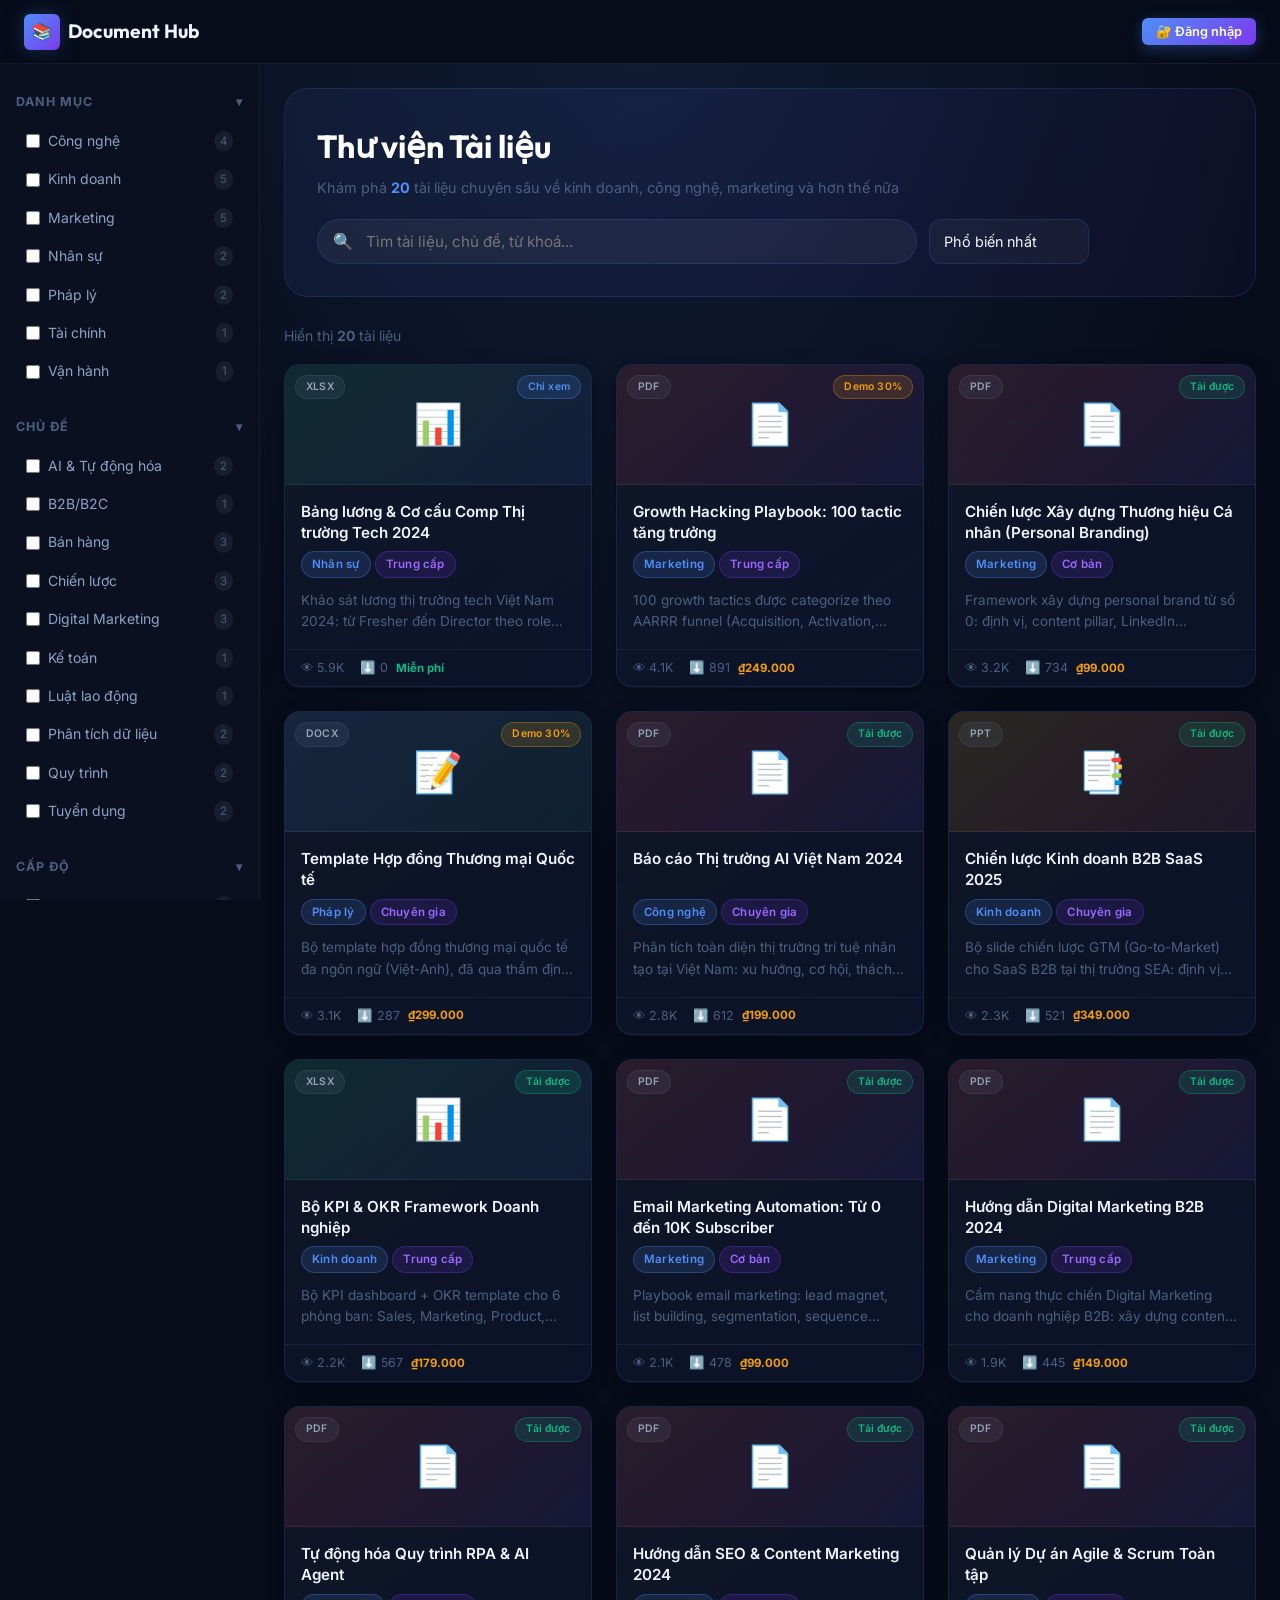
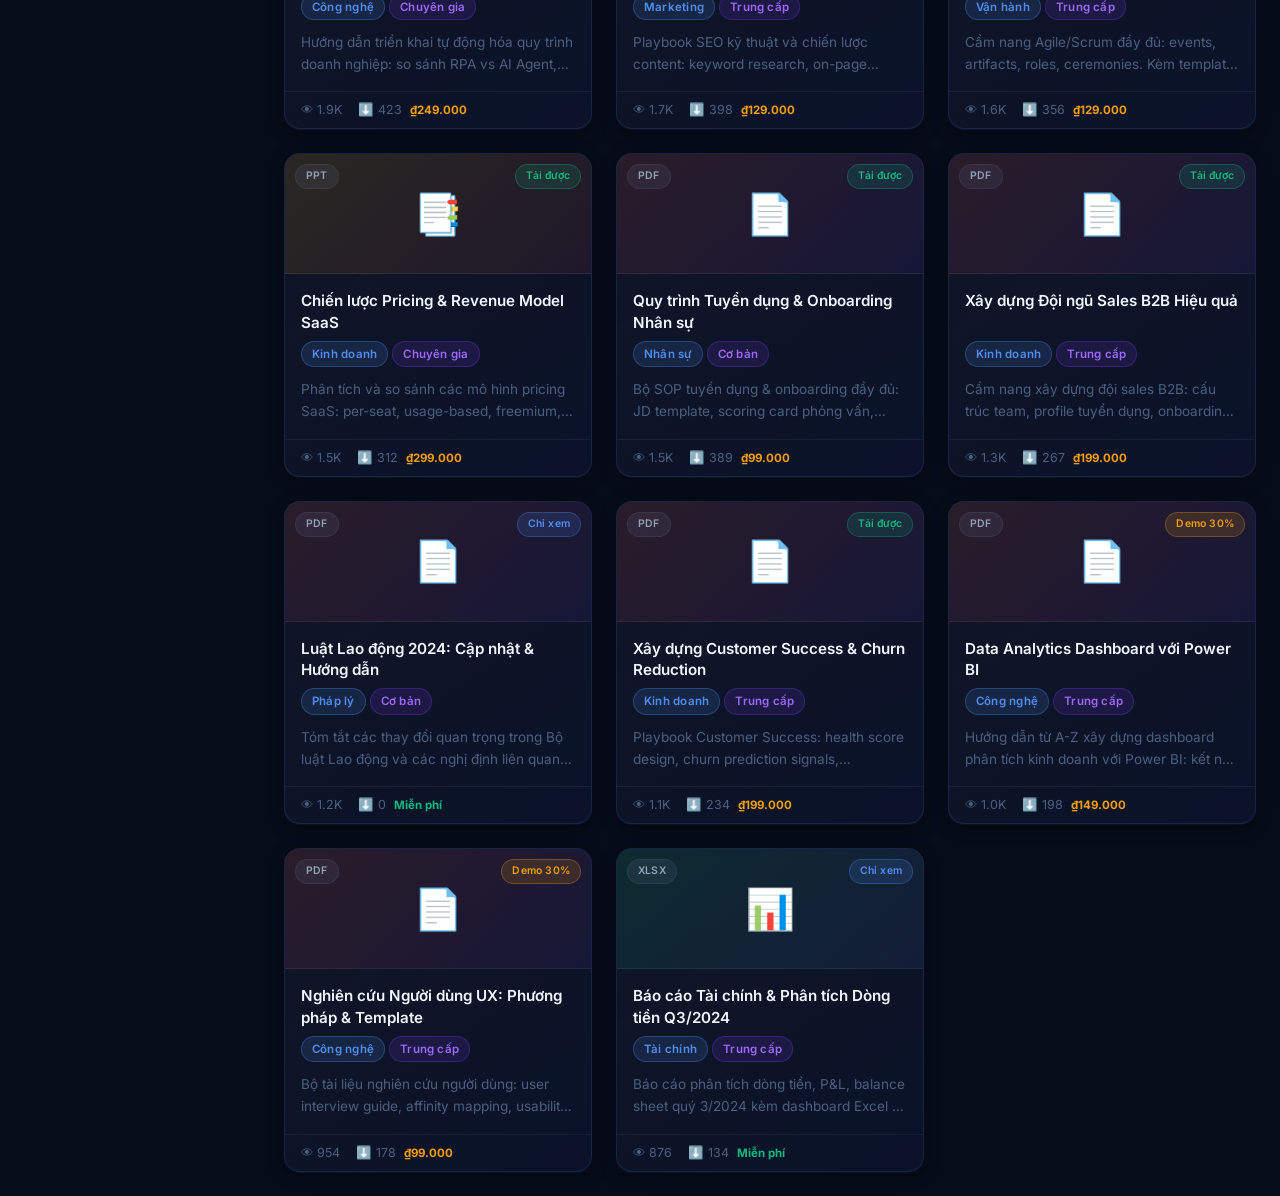
<file: index.html>
<!DOCTYPE html>
<html lang="vi">
<head>
  <meta charset="UTF-8"><meta name="viewport" content="width=device-width,initial-scale=1">
  <title>Smart Document Hub — Thư viện Tài liệu</title>
  <meta name="description" content="Nền tảng chia sẻ tài liệu chuyên nghiệp — tìm kiếm, xem và tải tài liệu kinh doanh chất lượng cao.">
  <link rel="stylesheet" href="css/index.css">
</head>
<body>
<!-- HEADER -->
<header class="header">
  <a href="index.html" class="logo">
    <div class="logo-icon">📚</div>
    <span>Document Hub</span>
  </a>
  <div class="header-spacer"></div>
  <div class="header-nav">
    <a href="activity.html" class="btn btn-ghost btn-sm" id="activityBtn" style="display:none">📈 Hoạt động</a>
    <button class="btn btn-primary btn-sm" id="loginBtn" onclick="openLoginModal()">🔐 Đăng nhập</button>
    <div id="userMenu" class="hidden" style="display:flex;align-items:center;gap:10px">
      <a href="activity.html" class="btn btn-ghost btn-sm">📈</a>
      <a href="profile.html" style="display:flex;align-items:center;gap:8px;text-decoration:none;color:var(--text-primary)">
        <div class="avatar avatar-sm" id="userAvatar">U</div>
        <span id="userName" style="font-size:0.875rem;font-weight:500"></span>
      </a>
      <button class="btn btn-ghost btn-sm" onclick="logout()">Đăng xuất</button>
    </div>
  </div>
</header>

<!-- LAYOUT -->
<div class="app-layout">
  <!-- SIDEBAR -->
  <aside class="sidebar">
    <div class="filter-section">
      <div class="filter-title" onclick="this.classList.toggle('collapsed')">Danh mục</div>
      <div class="filter-options" id="filterCategories"></div>
    </div>
    <div class="filter-section">
      <div class="filter-title" onclick="this.classList.toggle('collapsed')">Chủ đề</div>
      <div class="filter-options" id="filterTopics"></div>
    </div>
    <div class="filter-section">
      <div class="filter-title" onclick="this.classList.toggle('collapsed')">Cấp độ</div>
      <div class="filter-options" id="filterLevels"></div>
    </div>
    <div class="filter-section">
      <div class="filter-title" onclick="this.classList.toggle('collapsed')">Ngành nghề</div>
      <div class="filter-options" id="filterIndustries"></div>
    </div>
    <div class="divider"></div>
    <div class="filter-section">
      <div class="filter-title" onclick="this.classList.toggle('collapsed')">Quyền truy cập</div>
      <div class="filter-options">
        <label class="filter-option"><input type="radio" name="access" value=""> Tất cả</label>
        <label class="filter-option"><input type="radio" name="access" value="DOWNLOAD_ALLOWED"> 🟢 Tải được</label>
        <label class="filter-option"><input type="radio" name="access" value="VIEW_ONLY"> 🔵 Chỉ xem</label>
        <label class="filter-option"><input type="radio" name="access" value="DEMO_30"> 🟡 Demo 30%</label>
      </div>
    </div>
    <div class="divider"></div>
    <button class="btn btn-ghost btn-sm w-full" onclick="clearFilters()">✕ Xóa bộ lọc</button>
  </aside>

  <!-- MAIN -->
  <main class="main-content">
    <!-- HERO SEARCH -->
    <div style="background:linear-gradient(135deg,rgba(79,142,247,0.08),rgba(124,58,237,0.06));border:1px solid var(--border);border-radius:var(--radius-xl);padding:32px;margin-bottom:28px">
      <h1 class="page-title" style="font-size:2rem">Thư viện Tài liệu</h1>
      <p class="page-sub" style="margin-bottom:20px">Khám phá <span id="totalCount" style="color:var(--color-primary);font-weight:700">20</span> tài liệu chuyên sâu về kinh doanh, công nghệ, marketing và hơn thế nữa</p>
      <div style="display:flex;gap:12px;flex-wrap:wrap">
        <div class="search-wrapper" style="flex:1;min-width:280px">
          <span class="search-icon">🔍</span>
          <input class="search-input" id="searchInput" placeholder="Tìm tài liệu, chủ đề, từ khoá..." autocomplete="off">
          <span class="search-clear" id="searchClear" onclick="clearSearch()">✕</span>
        </div>
        <select class="form-select" id="sortSelect" style="width:auto;min-width:160px" onchange="renderDocs()">
          <option value="popular">Phổ biến nhất</option>
          <option value="newest">Mới nhất</option>
          <option value="downloads">Tải nhiều nhất</option>
        </select>
      </div>
    </div>

    <!-- DOC GRID HEADER -->
    <div class="doc-grid-header">
      <span class="doc-count">Hiển thị <strong id="showCount">0</strong> tài liệu</span>
      <div style="display:flex;gap:8px;font-size:0.85rem;color:var(--text-muted)">
        <span id="activeFilters"></span>
      </div>
    </div>

    <!-- DOC GRID -->
    <div class="doc-grid" id="docGrid">
      <div class="empty-state" style="grid-column:1/-1">
        <div class="spinner" style="width:32px;height:32px;margin:0 auto 16px"></div>
        <p>Đang tải tài liệu...</p>
      </div>
    </div>
    <div id="emptyState" class="empty-state hidden">
      <div class="empty-icon">🔍</div>
      <h3>Không tìm thấy tài liệu</h3>
      <p>Thử thay đổi từ khoá hoặc bộ lọc</p>
      <button class="btn btn-ghost mt-md" onclick="clearFilters()">Xóa bộ lọc</button>
    </div>
  </main>
</div>

<div id="toastContainer" class="toast-container"></div>

<script src="js/data.js"></script>
<script src="js/auth.js"></script>
<script src="js/tracker.js"></script>
<script src="js/app.js"></script>
<script>
  // State
  let filters = { category:'', topic:'', level:'', industry:'', access_mode:'' };
  let searchQuery = '';
  let searchDebounce;

  // Init
  document.addEventListener('DOMContentLoaded', () => {
    initData(); updateHeaderUI(); buildFilters(); renderDocs();
    trackEvent('doc_list_view', null);
    document.getElementById('searchInput').addEventListener('input', e => {
      searchQuery = e.target.value;
      document.getElementById('searchClear').classList.toggle('visible', !!searchQuery);
      clearTimeout(searchDebounce);
      searchDebounce = setTimeout(renderDocs, 300);
    });
    document.querySelectorAll('input[name="access"]').forEach(r => r.addEventListener('change', e => {
      filters.access_mode = e.target.value; renderDocs();
    }));
  });

  function buildFilters() {
    const docs = getAllDocuments().filter(d=>d.status==='PUBLISHED');
    const cats = [...new Set(docs.map(d=>d.category))].sort();
    const topics = [...new Set(docs.map(d=>d.topic))].sort();
    const levels = ['Cơ bản','Trung cấp','Chuyên gia'];
    const industries = [...new Set(docs.map(d=>d.industry))].sort();

    const makeOpts = (id, key, items) => {
      const container = document.getElementById(id);
      items.forEach(item => {
        const cnt = docs.filter(d=>d[key]===item).length;
        const label = document.createElement('label');
        label.className = 'filter-option';
        label.innerHTML = `<input type="checkbox" value="${item}"> ${item} <span class="filter-count">${cnt}</span>`;
        label.querySelector('input').addEventListener('change', () => { filters[key] = getChecked(id, key); renderDocs(); });
        container.appendChild(label);
      });
    };
    makeOpts('filterCategories','category',cats);
    makeOpts('filterTopics','topic',topics);
    makeOpts('filterLevels','level',levels);
    makeOpts('filterIndustries','industry',industries);
  }

  function getChecked(containerId, key) {
    const checked = [...document.querySelectorAll(`#${containerId} input:checked`)].map(i=>i.value);
    return checked.join(',');
  }

  function renderDocs() {
    const sort = document.getElementById('sortSelect').value;
    let docs = searchDocuments({ query:searchQuery, ...buildActiveFilters() });
    if (sort==='newest') docs = docs.sort((a,b)=>new Date(b.published_at)-new Date(a.published_at));
    else if (sort==='downloads') docs = docs.sort((a,b)=>b.download_count-a.download_count);
    else docs = docs.sort((a,b)=>b.view_count-a.view_count);

    const grid = document.getElementById('docGrid');
    const empty = document.getElementById('emptyState');
    document.getElementById('showCount').textContent = docs.length;

    if (docs.length === 0) { grid.innerHTML=''; empty.classList.remove('hidden'); return; }
    empty.classList.add('hidden');
    grid.innerHTML = docs.map(d => renderDocCard(d)).join('');
  }

  function buildActiveFilters() {
    const active = {};
    ['category','topic','level','industry','access_mode'].forEach(k => { if(filters[k]) active[k]=filters[k].split(',')[0]; });
    return active;
  }

  function clearFilters() {
    filters = { category:'', topic:'', level:'', industry:'', access_mode:'' };
    document.querySelectorAll('.sidebar input[type="checkbox"]').forEach(i=>i.checked=false);
    document.querySelectorAll('input[name="access"]')[0].checked=true;
    clearSearch(); renderDocs();
  }
  function clearSearch() {
    searchQuery=''; document.getElementById('searchInput').value='';
    document.getElementById('searchClear').classList.remove('visible');
    renderDocs();
  }
</script>
</body></html>
</file>
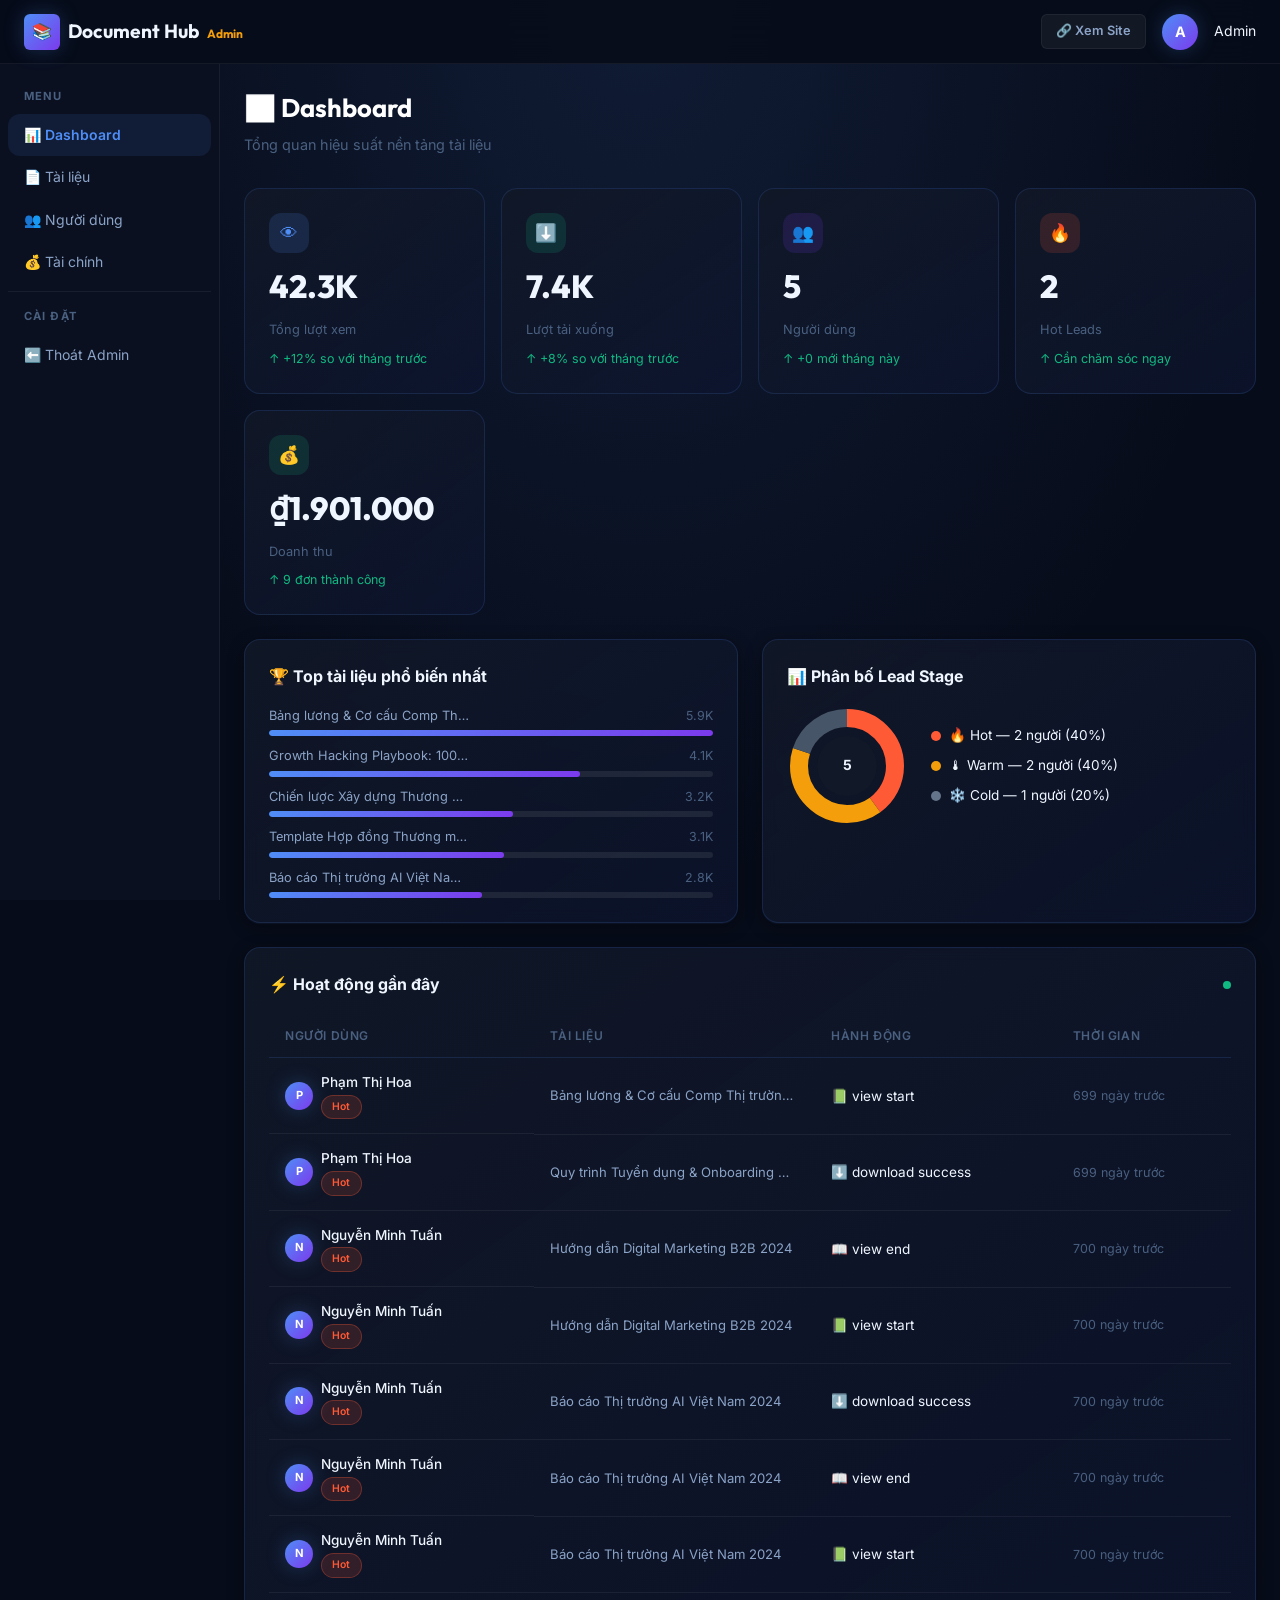
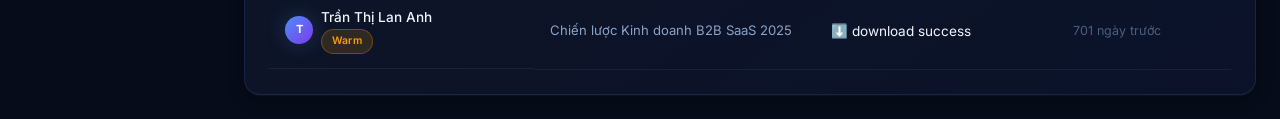
<file: admin/index.html>
<!DOCTYPE html>
<html lang="vi">

<head>
  <meta charset="UTF-8">
  <meta name="viewport" content="width=device-width,initial-scale=1">
  <title>Document Hub — Admin Dashboard</title>
  <link rel="stylesheet" href="../css/index.css">
</head>

<body>
  <header class="header">
    <a href="../index.html" class="logo">
      <div class="logo-icon">📚</div><span>Document Hub <span
          style="font-size:0.75rem;color:var(--color-warning);margin-left:4px">Admin</span></span>
    </a>
    <div class="header-spacer"></div>
    <div class="header-nav">
      <a href="../index.html" class="btn btn-ghost btn-sm" target="_blank">🔗 Xem Site</a>
      <div class="avatar avatar-sm" style="background:var(--grad-primary)">A</div>
      <span style="font-size:0.875rem">Admin</span>
    </div>
  </header>
  <div class="admin-layout">
    <nav class="admin-sidebar">
      <div class="admin-nav-label">Menu</div>
      <a href="index.html" class="admin-nav-item active">📊 Dashboard</a>
      <a href="documents.html" class="admin-nav-item">📄 Tài liệu</a>
      <a href="users.html" class="admin-nav-item">👥 Người dùng</a>
      <a href="finance.html" class="admin-nav-item">💰 Tài chính</a>
      <div class="admin-nav-divider"></div>
      <div class="admin-nav-label">Cài đặt</div>
      <a href="../index.html" class="admin-nav-item">⬅️ Thoát Admin</a>
    </nav>
    <main class="admin-content" id="mainContent">
      <div style="text-align:center;padding:80px">
        <div class="spinner" style="width:40px;height:40px;margin:0 auto 16px"></div>
      </div>
    </main>
  </div>
  <div id="toastContainer" class="toast-container"></div>
  <script src="../js/data.js"></script>
  <script src="../js/auth.js"></script>
  <script src="../js/tracker.js"></script>
  <script src="../js/app.js"></script>
  <script>
    document.addEventListener('DOMContentLoaded', () => { initData(); renderDashboard(); });

    function renderDashboard() {
      const docs = getAllDocuments();
      const users = getAllUsers();
      const events = JSON.parse(localStorage.getItem('dh_events') || '[]');
      const totalViews = docs.reduce((s, d) => s + d.view_count, 0);
      const totalDls = docs.reduce((s, d) => s + d.download_count, 0);
      const hotLeads = users.filter(u => u.lead_stage === 'Hot').length;
      const warmLeads = users.filter(u => u.lead_stage === 'Warm').length;
      const coldLeads = users.filter(u => u.lead_stage === 'Cold').length;
      const paidOrders = getAllOrders().filter(o => o.status === 'PAID').length;
      const totalRevenue = getAllOrders().filter(o => o.status === 'PAID').reduce((s, o) => s + o.amount, 0);
      const topDocs = [...docs].sort((a, b) => b.view_count - a.view_count).slice(0, 5);
      const maxViews = topDocs[0]?.view_count || 1;
      const recentEvts = events.filter(e => e.user_id && e.event_type !== 'doc_heartbeat').sort((a, b) => new Date(b.created_at) - new Date(a.created_at)).slice(0, 8);
      const EVENT_ICONS = { doc_view_end: '📖', doc_download_success: '⬇️', doc_preview_start: '👀', doc_detail_view: '👁', doc_view_start: '📗' };

      document.getElementById('mainContent').innerHTML = `
    <div style="margin-bottom:28px">
      <h1 class="page-title">📊 Dashboard</h1>
      <p class="page-sub">Tổng quan hiệu suất nền tảng tài liệu</p>
    </div>

    <!-- KPI -->
    <div class="kpi-grid mb-lg">
      <div class="kpi-card">
        <div class="kpi-icon" style="background:rgba(79,142,247,0.15);color:#4F8EF7">👁</div>
        <div class="kpi-value">${formatNum(totalViews)}</div>
        <div class="kpi-label">Tổng lượt xem</div>
        <div class="kpi-trend up">↑ +12% so với tháng trước</div>
      </div>
      <div class="kpi-card">
        <div class="kpi-icon" style="background:rgba(16,185,129,0.15);color:#10b981">⬇️</div>
        <div class="kpi-value">${formatNum(totalDls)}</div>
        <div class="kpi-label">Lượt tải xuống</div>
        <div class="kpi-trend up">↑ +8% so với tháng trước</div>
      </div>
      <div class="kpi-card">
        <div class="kpi-icon" style="background:rgba(124,58,237,0.15);color:#9d69ff">👥</div>
        <div class="kpi-value">${users.length}</div>
        <div class="kpi-label">Người dùng</div>
        <div class="kpi-trend up">↑ +${Math.floor(users.length * 0.15)} mới tháng này</div>
      </div>
      <div class="kpi-card">
        <div class="kpi-icon" style="background:rgba(255,90,54,0.15);color:#ff5a36">🔥</div>
        <div class="kpi-value">${hotLeads}</div>
        <div class="kpi-label">Hot Leads</div>
        <div class="kpi-trend up">↑ Cần chăm sóc ngay</div>
      </div>
      <div class="kpi-card">
        <div class="kpi-icon" style="background:rgba(16,185,129,0.15);color:#10b981">💰</div>
        <div class="kpi-value">${formatPrice(totalRevenue)}</div>
        <div class="kpi-label">Doanh thu</div>
        <div class="kpi-trend up">↑ ${paidOrders} đơn thành công</div>
      </div>
    </div>

    <div style="display:grid;grid-template-columns:1fr 1fr;gap:24px;margin-bottom:24px" class="charts-grid">
      <!-- Bar Chart -->
      <div class="card">
        <div class="section-title">🏆 Top tài liệu phổ biến nhất</div>
        <div class="mini-bar-container mt-md">
          ${topDocs.map(d => `
          <div class="mini-bar-item">
            <div class="mini-bar-header">
              <span style="font-size:0.8rem;color:var(--text-secondary);flex:1;white-space:nowrap;overflow:hidden;text-overflow:ellipsis;max-width:200px" title="${d.title}">${d.title}</span>
              <span style="font-size:0.78rem;color:var(--text-muted);flex-shrink:0;margin-left:8px">${formatNum(d.view_count)}</span>
            </div>
            <div class="mini-bar-track"><div class="mini-bar-fill" style="width:${Math.round(d.view_count / maxViews * 100)}%"></div></div>
          </div>`).join('')}
        </div>
      </div>

      <!-- Donut Chart -->
      <div class="card">
        <div class="section-title">📊 Phân bố Lead Stage</div>
        <div class="donut-chart-wrapper mt-md">
          <svg width="120" height="120" viewBox="0 0 120 120">
            ${buildDonut(hotLeads, warmLeads, coldLeads)}
          </svg>
          <div class="donut-legend">
            <div class="legend-item"><div class="legend-dot" style="background:#ff5a36"></div><span>🔥 Hot — ${hotLeads} người (${pct(hotLeads, users.length)}%)</span></div>
            <div class="legend-item"><div class="legend-dot" style="background:#f59e0b"></div><span>🌡 Warm — ${warmLeads} người (${pct(warmLeads, users.length)}%)</span></div>
            <div class="legend-item"><div class="legend-dot" style="background:#64748b"></div><span>❄️ Cold — ${coldLeads} người (${pct(coldLeads, users.length)}%)</span></div>
          </div>
        </div>
      </div>
    </div>

    <!-- Recent Activity -->
    <div class="card">
      <div style="display:flex;justify-content:space-between;align-items:center;margin-bottom:16px">
        <div class="section-title" style="margin:0">⚡ Hoạt động gần đây</div>
        <div class="live-dot"></div>
      </div>
      <table class="data-table">
        <thead><tr><th>Người dùng</th><th>Tài liệu</th><th>Hành động</th><th>Thời gian</th></tr></thead>
        <tbody>
          ${recentEvts.map(e => {
        const user = getAllUsers().find(u => u.user_id === e.user_id) || { name: '—', lead_stage: 'Cold' };
        const doc = getDocument(e.doc_id) || { title: 'Unknown' };
        const icon = EVENT_ICONS[e.event_type] || '📌';
        const stageCls = { Hot: 'badge-hot', Warm: 'badge-warm', Cold: 'badge-cold' }[user.lead_stage] || 'badge-muted';
        return `<tr>
              <td style="display:flex;align-items:center;gap:8px">
                <div class="avatar avatar-xs">${user.name.charAt(0)}</div>
                <div><div style="font-size:0.85rem;font-weight:500">${user.name}</div><span class="badge ${stageCls}" style="font-size:0.65rem">${user.lead_stage}</span></div>
              </td>
              <td style="font-size:0.82rem;color:var(--text-secondary);max-width:200px;white-space:nowrap;overflow:hidden;text-overflow:ellipsis">${doc.title}</td>
              <td><span style="font-size:0.85rem">${icon} ${(e.event_type || '').replace(/doc_/, '').replace(/_/g, ' ')}</span></td>
              <td style="font-size:0.78rem;color:var(--text-muted);white-space:nowrap">${timeAgo(e.created_at)}</td>
            </tr>`;
      }).join('')}
        </tbody>
      </table>
    </div>

    <style>@media(max-width:900px){.charts-grid{grid-template-columns:1fr !important}}</style>
  `;
    }

    function pct(val, total) { return total > 0 ? Math.round(val / total * 100) : 0; }
    function buildDonut(hot, warm, cold) {
      const total = hot + warm + cold || 1; const r = 48, cx = 60, cy = 60; let off = 0;
      const segs = [[hot, '#ff5a36'], [warm, '#f59e0b'], [cold, '#475569']];
      const circumference = 2 * Math.PI * r;
      return segs.map(([val, color]) => {
        const pctVal = val / total; const dashArr = pctVal * circumference; const dashOff = -off * circumference;
        off += pctVal;
        return `<circle cx="${cx}" cy="${cy}" r="${r}" fill="transparent" stroke="${color}" stroke-width="18" stroke-dasharray="${dashArr} ${circumference - dashArr}" stroke-dashoffset="${-(off - pctVal) * circumference}" transform="rotate(-90 ${cx} ${cy})" />`;
      }).join('') + `<circle cx="${cx}" cy="${cy}" r="30" fill="var(--bg-card)" /><text x="${cx}" y="${cy}" text-anchor="middle" dominant-baseline="middle" fill="var(--text-primary)" font-size="14" font-weight="bold">${total}</text>`;
    }
  </script>
</body>

</html>
</file>
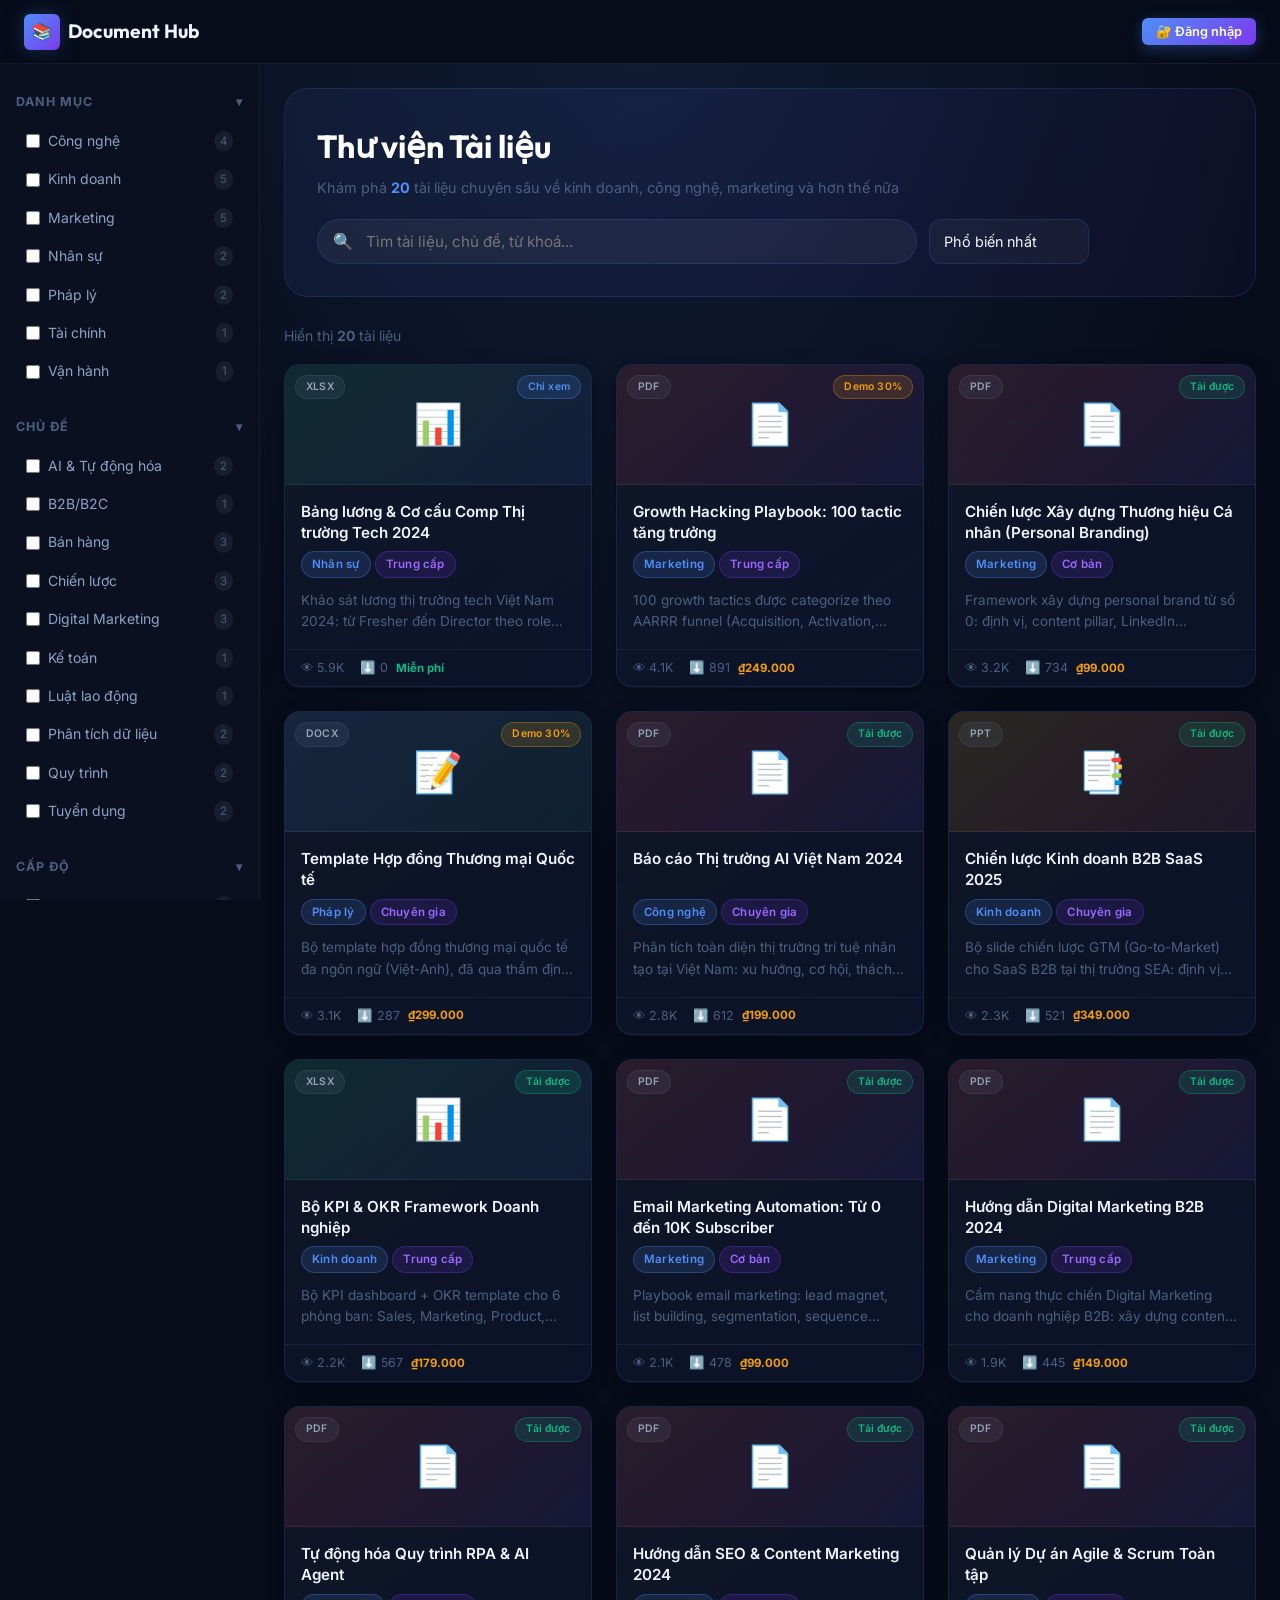
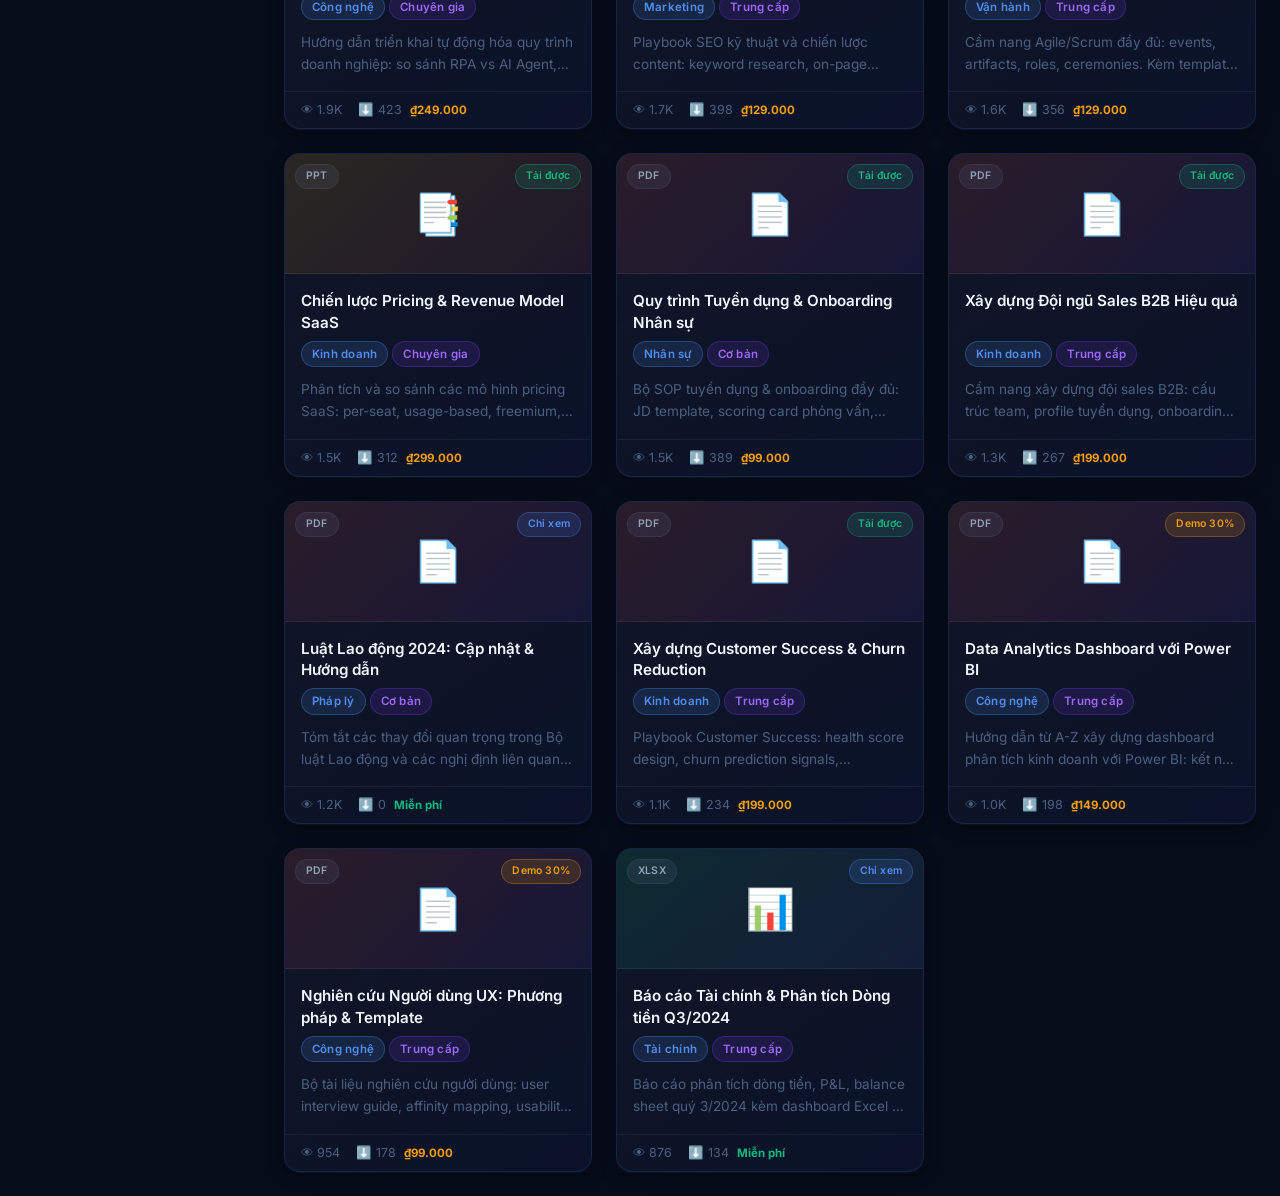
<file: activity.html>
<!DOCTYPE html>
<html lang="vi">

<head>
    <meta charset="UTF-8">
    <meta name="viewport" content="width=device-width,initial-scale=1">
    <title>Document Hub — Lịch sử hoạt động</title>
    <link rel="stylesheet" href="css/index.css">
</head>

<body>
    <header class="header">
        <a href="index.html" class="logo">
            <div class="logo-icon">📚</div><span>Document Hub</span>
        </a>
        <div class="header-spacer"></div>
        <div class="header-nav">
            <a href="index.html" class="btn btn-ghost btn-sm">📚 Thư viện</a>
            <a href="profile.html" class="btn btn-ghost btn-sm">👤 Hồ sơ</a>
            <button class="btn btn-ghost btn-sm" onclick="logout()">Đăng xuất</button>
        </div>
    </header>
    <div style="padding-top:var(--header-height)">
        <div class="full-content" style="max-width:960px" id="mainContent">
            <div style="text-align:center;padding:80px">
                <div class="spinner" style="width:40px;height:40px;margin:0 auto 16px"></div>
            </div>
        </div>
    </div>
    <div id="toastContainer" class="toast-container"></div>
    <script src="js/data.js"></script>
    <script src="js/auth.js"></script>
    <script src="js/tracker.js"></script>
    <script src="js/app.js"></script>
    <script>
        let activeFilter = 'all';
        document.addEventListener('DOMContentLoaded', () => {
            initData();
            if (!isLoggedIn()) { location.href = 'index.html'; return; }
            renderActivity();
        });

        const EVENT_LABELS = {
            doc_list_view: { icon: '🏠', label: 'Vào thư viện' },
            doc_detail_view: { icon: '👁', label: 'Xem chi tiết' },
            doc_preview_start: { icon: '👀', label: 'Xem trước 30%' },
            doc_view_start: { icon: '📖', label: 'Bắt đầu đọc' },
            doc_heartbeat: { icon: '💓', label: 'Đang đọc' },
            doc_view_end: { icon: '✅', label: 'Kết thúc đọc' },
            doc_download_request: { icon: '📥', label: 'Gửi yêu cầu tải' },
            doc_download_success: { icon: '⬇️', label: 'Tải thành công' },
        };

        function renderActivity() {
            const user = getCurrentUser();
            const allEvents = getUserActivityHistory(user.user_id);
            const now = Date.now();
            const filterMap = { all: Infinity, today: 1, week: 7, month: 30 };
            const days = filterMap[activeFilter];
            const events = allEvents.filter(e => {
                if (!e.user_id || e.event_type === 'doc_heartbeat') return false;
                return (now - new Date(e.created_at).getTime()) < days * 24 * 60 * 60 * 1000;
            });

            // Stats
            const views = events.filter(e => e.event_type === 'doc_view_end').length;
            const dls = events.filter(e => e.event_type === 'doc_download_success').length;
            const totalSec = events.reduce((s, e) => s + (e.duration_sec || 0), 0);
            const totalMin = Math.round(totalSec / 60);

            const el = document.getElementById('mainContent');
            el.innerHTML = `
    <h1 class="page-title">📈 Lịch sử hoạt động</h1>
    <p class="page-sub">Toàn bộ hoạt động xem và tải tài liệu của bạn</p>

    <!-- Stats -->
    <div class="kpi-grid mb-lg">
      <div class="kpi-card"><div class="kpi-icon" style="background:rgba(79,142,247,0.15)">📖</div><div class="kpi-value" style="font-size:1.5rem">${views}</div><div class="kpi-label">Lượt đọc</div></div>
      <div class="kpi-card"><div class="kpi-icon" style="background:rgba(16,185,129,0.15)">⬇️</div><div class="kpi-value" style="font-size:1.5rem">${dls}</div><div class="kpi-label">Lượt tải</div></div>
      <div class="kpi-card"><div class="kpi-icon" style="background:rgba(124,58,237,0.15)">⏱</div><div class="kpi-value" style="font-size:1.5rem">${totalMin}'</div><div class="kpi-label">Thời gian đọc</div></div>
      <div class="kpi-card"><div class="kpi-icon" style="background:rgba(245,158,11,0.15)">🎯</div><div class="kpi-value" style="font-size:1.5rem">${user.lead_score}</div><div class="kpi-label">Lead Score</div></div>
    </div>

    <!-- Tabs -->
    <div class="tabs mb-lg">
      ${[['all', 'Tất cả'], ['today', 'Hôm nay'], ['week', '7 ngày'], ['month', '30 ngày']].map(([v, l]) => `<div class="tab-item ${activeFilter === v ? 'active' : ''}" onclick="setFilter('${v}')">${l}</div>`).join('')}
    </div>

    <!-- Timeline -->
    <div class="card">
      <div class="section-title">Hoạt động</div>
      ${events.length === 0 ? `<div class="empty-state"><div class="empty-icon">📭</div><h3>Chưa có hoạt động nào</h3><p>Hãy khám phá thư viện tài liệu</p><a href="index.html" class="btn btn-primary mt-md">📚 Đến Thư viện</a></div>` :
                    `<div class="timeline">${events.map(e => {
                        const doc = getDocument(e.doc_id);
                        const info = EVENT_LABELS[e.event_type] || { icon: '📌', label: e.event_type };
                        const bgMap = { doc_download_success: 'rgba(16,185,129,0.15)', doc_view_end: 'rgba(79,142,247,0.15)', doc_preview_start: 'rgba(245,158,11,0.15)' };
                        const bg = bgMap[e.event_type] || 'rgba(255,255,255,0.06)';
                        return `<div class="timeline-item">
          <div class="timeline-icon" style="background:${bg}">${info.icon}</div>
          <div class="timeline-body">
            <div style="display:flex;justify-content:space-between;align-items:flex-start;flex-wrap:wrap;gap:4px">
              <div>
                <span style="font-size:0.875rem;font-weight:600">${info.label}</span>
                ${doc ? `<span style="color:var(--text-muted);font-size:0.8rem"> · <a href="document.html?id=${doc.doc_id}" style="color:var(--color-primary)">${doc.title}</a></span>` : ''}
              </div>
              <span class="timeline-time">${timeAgo(e.created_at)}</span>
            </div>
            ${e.duration_sec > 0 ? `<span class="badge badge-muted text-xs">⏱ ${Math.round(e.duration_sec / 60)}' đọc</span>` : ''}
          </div>
        </div>`;
                    }).join('')}</div>`}
    </div>
  `;
        }
        function setFilter(f) { activeFilter = f; renderActivity(); }
    </script>
</body>

</html>
</file>
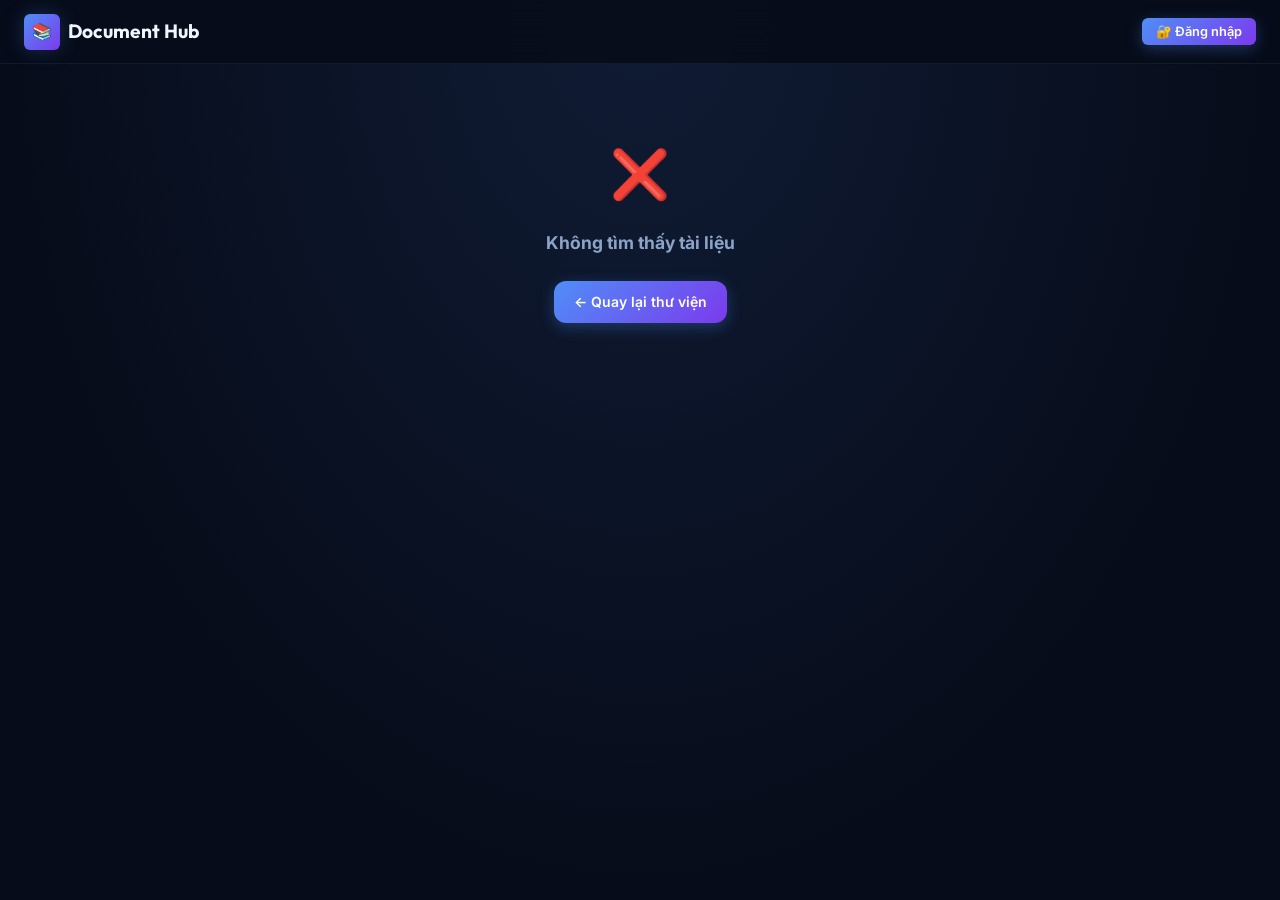
<file: document.html>
<!DOCTYPE html>
<html lang="vi">

<head>
  <meta charset="UTF-8">
  <meta name="viewport" content="width=device-width,initial-scale=1">
  <title>Document Hub — Chi tiết Tài liệu</title>
  <link rel="stylesheet" href="css/index.css">
</head>

<body>
  <header class="header">
    <a href="index.html" class="logo">
      <div class="logo-icon">📚</div><span>Document Hub</span>
    </a>
    <div class="header-spacer"></div>
    <div class="header-nav">
      <button class="btn btn-primary btn-sm" id="loginBtn" onclick="openLoginModal()">🔐 Đăng nhập</button>
      <div id="userMenu" class="hidden" style="display:flex;align-items:center;gap:10px">
        <a href="activity.html" class="btn btn-ghost btn-sm">📈</a>
        <a href="profile.html"
          style="display:flex;align-items:center;gap:8px;text-decoration:none;color:var(--text-primary)">
          <div class="avatar avatar-sm" id="userAvatar">U</div>
          <span id="userName" style="font-size:0.875rem;font-weight:500"></span>
        </a>
        <button class="btn btn-ghost btn-sm" onclick="logout()">Đăng xuất</button>
      </div>
    </div>
  </header>

  <div style="padding-top:var(--header-height)">
    <div class="full-content" id="mainContent">
      <div style="text-align:center;padding:80px">
        <div class="spinner" style="width:40px;height:40px;margin:0 auto 16px"></div>
        <p>Đang tải...</p>
      </div>
    </div>
  </div>

  <div id="toastContainer" class="toast-container"></div>

  <script src="js/data.js"></script>
  <script src="js/auth.js"></script>
  <script src="js/tracker.js"></script>
  <script src="js/app.js"></script>
  <script>
    const docId = new URLSearchParams(location.search).get('id');

    document.addEventListener('DOMContentLoaded', () => {
      initData(); updateHeaderUI();
      const doc = getDocument(docId);
      if (!doc) { document.getElementById('mainContent').innerHTML = `<div class="empty-state"><div class="empty-icon">❌</div><h3>Không tìm thấy tài liệu</h3><a href="index.html" class="btn btn-primary mt-md">← Quay lại thư viện</a></div>`; return; }
      renderDetail(doc);
      trackEvent('doc_detail_view', docId);
    });

    function renderDetail(doc) {
      const related = getRelatedDocuments(docId);
      const icon = FILE_ICONS[doc.file_type] || '📄';
      const gradients = { 'PDF': 'rgba(239,68,68,0.1)', 'DOCX': 'rgba(79,142,247,0.1)', 'XLSX': 'rgba(16,185,129,0.1)', 'PPT': 'rgba(245,158,11,0.1)' };
      const el = document.getElementById('mainContent');
      const user = getCurrentUser();
      const purchased = user ? hasPurchased(user.user_id, docId) : false;
      const finalPrice = doc.discount_price || doc.price;

      el.innerHTML = `
    <div class="breadcrumb">
      <a href="index.html">🏠 Thư viện</a>
      <span class="breadcrumb-sep">›</span>
      <span class="badge badge-primary">${doc.category}</span>
      <span class="breadcrumb-sep">›</span>
      <span class="current">${doc.title}</span>
    </div>

    <div style="display:grid;grid-template-columns:1fr 340px;gap:32px;align-items:start" class="detail-grid">
      <!-- LEFT COLUMN -->
      <div>
        <div style="background:linear-gradient(135deg,${gradients[doc.file_type] || 'rgba(79,142,247,0.1)'},rgba(124,58,237,0.05));border:1px solid var(--border);border-radius:var(--radius-xl);padding:32px;margin-bottom:24px;display:flex;gap:24px;align-items:flex-start">
          <div style="font-size:4rem;flex-shrink:0">${icon}</div>
          <div style="flex:1">
            <div style="display:flex;gap:8px;flex-wrap:wrap;margin-bottom:12px">
              <span class="badge badge-muted">${doc.file_type}</span>
              <span class="badge ${AccessClass[doc.access_mode] || 'badge-muted'}">${AccessLabel[doc.access_mode] || doc.access_mode}</span>
              <span class="badge badge-accent">v${doc.version}</span>
              ${doc.is_paid ? `<span class="badge" style="background:rgba(245,158,11,0.15);color:#f59e0b">💰 Tài liệu trả phí</span>` : '<span class="badge" style="background:rgba(16,185,129,0.15);color:#10b981">✅ Miễn phí</span>'}
            </div>
            <h1 style="font-family:'Outfit',sans-serif;font-size:1.6rem;font-weight:800;line-height:1.3;margin-bottom:12px">${doc.title}</h1>
            <div style="display:flex;gap:8px;flex-wrap:wrap;margin-bottom:16px">
              <span class="badge badge-primary">📂 ${doc.category}</span>
              <span class="badge badge-accent">🏷 ${doc.topic}</span>
              <span class="badge badge-muted">📊 ${doc.level}</span>
              <span class="badge badge-muted">🏭 ${doc.industry}</span>
            </div>
            <div style="display:flex;gap:24px;font-size:0.85rem;color:var(--text-muted)">
              <span>👁 ${formatNum(doc.view_count)} lượt xem</span>
              <span>⬇️ ${formatNum(doc.download_count)} lượt tải</span>
              <span>📄 ${doc.pages} trang</span>
              <span>💾 ${doc.size}</span>
              <span>🗓 Cập nhật ${formatDate(doc.updated_at)}</span>
            </div>
          </div>
        </div>

        <div class="card mb-lg">
          <div class="section-title">Mô tả</div>
          <p style="color:var(--text-secondary);line-height:1.8">${doc.description}</p>
        </div>

        <div class="card mb-lg">
          <div class="section-title">Tags</div>
          <div style="display:flex;gap:8px;flex-wrap:wrap">
            ${doc.tags.map(t => `<span class="badge badge-muted">#${t}</span>`).join('')}
          </div>
        </div>

        ${related.length ? `
        <div>
          <div class="section-title">Tài liệu liên quan</div>
          <div class="doc-grid" style="grid-template-columns:repeat(auto-fill,minmax(240px,1fr))">
            ${related.map(d => renderDocCard(d)).join('')}
          </div>
        </div>` : ''}
      </div>

      <!-- RIGHT COLUMN (CTA) -->
      <div style="position:sticky;top:80px">
        <div class="card" style="border:1px solid var(--border-hover)">
          <!-- PRICING SECTION -->
          ${doc.is_paid ? (
          purchased ? `
              <div style="text-align:center;padding:16px;background:rgba(16,185,129,0.08);border:1px solid rgba(16,185,129,0.2);border-radius:var(--radius-md);margin-bottom:16px">
                <div style="font-size:1.8rem;margin-bottom:6px">✅</div>
                <div style="font-weight:700;color:#10b981">Bạn đã sở hữu tài liệu này</div>
                <div style="font-size:0.78rem;color:var(--text-muted);margin-top:4px">Tải xuống miễn phí khi cần</div>
              </div>` : `
              <div style="text-align:center;margin-bottom:16px">
                ${doc.discount_price ? `<div style="font-size:0.85rem;color:var(--text-muted);text-decoration:line-through">${formatPrice(doc.price)}</div>` : ''}
                <div style="font-size:2rem;font-weight:800;color:var(--color-primary)">${formatPrice(finalPrice)}</div>
                ${doc.discount_price ? `<div style="font-size:0.78rem;color:#10b981">🏷 Tiết kiệm ${formatPrice(doc.price - doc.discount_price)}</div>` : ''}
              </div>
              <button id="btnPayBuy" class="btn btn-primary w-full mb-sm btn-lg" onclick="openPaymentModal(getDocument('${docId}'))">
                🛒 Mua ngay ${formatPrice(finalPrice)}
              </button>`
        ) : ''}

          <div class="section-title" style="${doc.is_paid && !purchased ? 'margin-top:12px' : ''}">${doc.is_paid && !purchased ? 'Xem trước' : 'Truy cập tài liệu'}</div>

          ${doc.access_mode !== 'VIEW_ONLY' ? `
          <button class="btn btn-outline w-full mb-sm" onclick="goPreview()">
            👁 Xem trước 30%
          </button>` : ''}

          <button class="btn ${doc.is_paid && !purchased ? 'btn-ghost' : 'btn-primary'} w-full mb-sm" id="btnViewFull" onclick="goViewFull()">
            📖 Xem toàn bộ
          </button>

          ${doc.access_mode === 'DOWNLOAD_ALLOWED' ? `
          <button class="btn btn-accent w-full" id="btnDownload" onclick="handleDownload()">
            ⬇️ Tải về (${doc.file_type})
          </button>` : `
          <div style="background:rgba(79,142,247,0.06);border:1px dashed var(--border);border-radius:var(--radius-md);padding:12px;text-align:center;margin-top:8px">
            <p style="font-size:0.8rem;color:var(--text-muted)">📌 Tài liệu này chỉ hỗ trợ xem online</p>
          </div>`}

          <div class="divider"></div>
          <div style="font-size:0.8rem;color:var(--text-muted);display:flex;flex-direction:column;gap:8px">
            <div style="display:flex;justify-content:space-between"><span>Định dạng</span><strong style="color:var(--text-primary)">${doc.file_type}</strong></div>
            <div style="display:flex;justify-content:space-between"><span>Kích thước</span><strong style="color:var(--text-primary)">${doc.size}</strong></div>
            <div style="display:flex;justify-content:space-between"><span>Số trang</span><strong style="color:var(--text-primary)">${doc.pages}</strong></div>
            <div style="display:flex;justify-content:space-between"><span>Phiên bản</span><strong style="color:var(--text-primary)">v${doc.version}</strong></div>
          </div>
        </div>

        <div class="card mt-md" style="text-align:center;padding:20px">
          <div style="font-size:2rem;margin-bottom:8px">🔒</div>
          <p style="font-size:0.8rem;color:var(--text-muted)">Nội dung được bảo vệ. Đăng nhập để truy cập đầy đủ.</p>
        </div>
      </div>
    </div>

    <style>
    @media(max-width:900px){ .detail-grid{grid-template-columns:1fr !important} }
    </style>
  `;
    }

    function goPreview() {
      location.href = `preview.html?id=${docId}`;
    }
    function goViewFull() {
      if (!isLoggedIn()) { openLoginModal(`viewer.html?id=${docId}`); return; }
      location.href = `viewer.html?id=${docId}`;
    }
    function handleDownload() {
      if (!isLoggedIn()) { openLoginModal(); return; }
      const btn = document.getElementById('btnDownload');
      btn.disabled = true; btn.innerHTML = '<span class="spinner"></span> Đang chuẩn bị...';
      requestDownload(docId);
      showToast('success', 'Đang tải về...', 'Link tải của bạn đã được tạo (Demo mode)');
      setTimeout(() => { btn.disabled = false; btn.innerHTML = `⬇️ Tải về`; }, 2000);
    }
  </script>
</body>

</html>
</file>
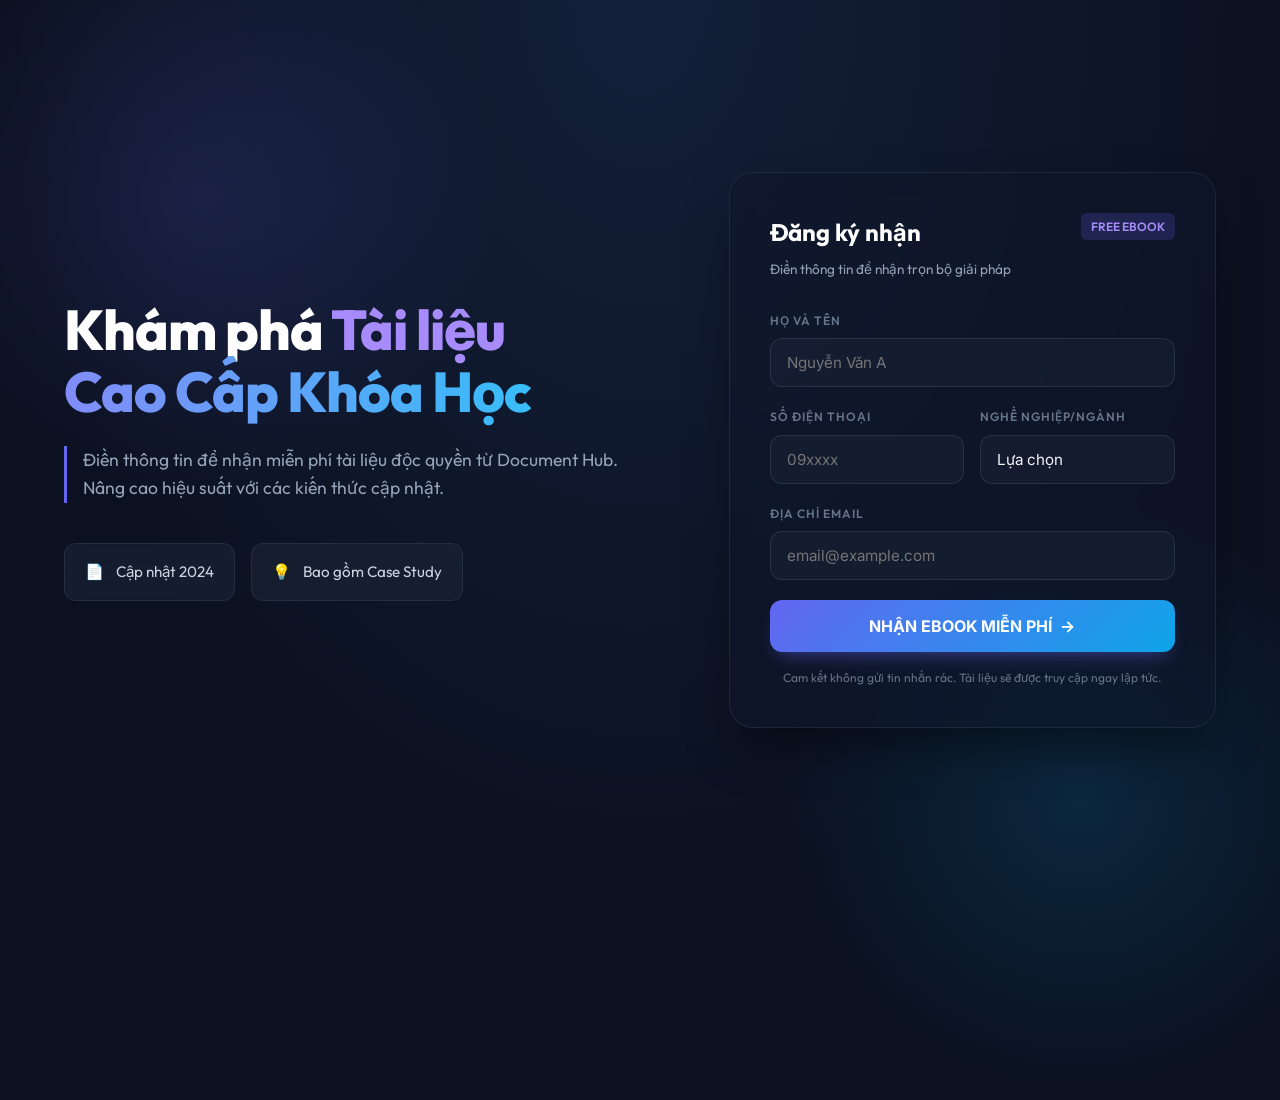
<file: landing.html>
<!DOCTYPE html>
<html lang="vi">

<head>
    <meta charset="UTF-8">
    <meta name="viewport" content="width=device-width,initial-scale=1">
    <title>Nhận Tài Liệu Miễn Phí</title>
    <!-- Gộp CSS reset và utility -->
    <link rel="stylesheet" href="css/index.css">
    <style>
        body {
            background-color: #0b1120; /* Màu nền nền đậm */
            color: #f1f5f9;
            font-family: 'Outfit', 'Inter', sans-serif;
            min-height: 100vh;
            display: flex;
            align-items: center;
            justify-content: center;
            margin: 0;
            overflow-x: hidden;
        }

        /* Vòng sáng (Glow) phía sau */
        .ambient-glow {
            position: absolute;
            width: 600px;
            height: 600px;
            background: radial-gradient(circle, rgba(99, 102, 241, 0.15) 0%, rgba(11, 17, 32, 0) 70%);
            top: -100px;
            left: -100px;
            z-index: 0;
            border-radius: 50%;
            pointer-events: none;
        }
        .ambient-glow.right {
            top: auto;
            bottom: -200px;
            left: auto;
            right: -100px;
            background: radial-gradient(circle, rgba(14, 165, 233, 0.15) 0%, rgba(11, 17, 32, 0) 70%);
        }

        .landing-container {
            position: relative;
            z-index: 1;
            display: flex;
            max-width: 1200px;
            width: 90%;
            gap: 60px;
            align-items: center;
            margin: 40px auto;
        }

        /* Cột Nội dung bên Trái */
        .content-col {
            flex: 1.2;
            padding-right: 20px;
        }

        .main-title {
            font-size: 3.5rem;
            font-weight: 800;
            line-height: 1.1;
            margin-bottom: 24px;
            color: #ffffff;
            letter-spacing: -1px;
        }

        .main-title span.highlight-purple {
            color: #a78bfa;
        }
        .main-title span.highlight-cyan {
            background: -webkit-linear-gradient(right, #38bdf8, #818cf8);
            -webkit-background-clip: text;
            -webkit-text-fill-color: transparent;
        }

        .sub-description {
            font-size: 1.1rem;
            color: #94a3b8;
            line-height: 1.6;
            margin-bottom: 40px;
            padding-left: 16px;
            border-left: 3px solid #6366f1;
        }

        .doc-features {
            display: flex;
            gap: 16px;
            flex-wrap: wrap;
        }

        .feature-card {
            background: rgba(30, 41, 59, 0.5);
            border: 1px solid rgba(51, 65, 85, 0.5);
            border-radius: 12px;
            padding: 16px 20px;
            display: flex;
            align-items: center;
            gap: 12px;
            font-size: 0.95rem;
            color: #cbd5e1;
            backdrop-filter: blur(10px);
        }

        /* Cột Form bên Phải */
        .form-col {
            flex: 1;
        }

        .lead-form-card {
            background: rgba(15, 23, 42, 0.6);
            border: 1px solid rgba(51, 65, 85, 0.4);
            border-radius: 24px;
            padding: 40px;
            box-shadow: 0 25px 50px -12px rgba(0, 0, 0, 0.5);
            backdrop-filter: blur(12px);
        }

        .form-header {
            display: flex;
            justify-content: space-between;
            align-items: flex-start;
            margin-bottom: 30px;
        }

        .form-header h2 {
            font-size: 1.5rem;
            font-weight: 700;
            margin: 0 0 8px 0;
            color: #ffffff;
        }

        .form-header p {
            font-size: 0.85rem;
            color: #94a3b8;
            margin: 0;
        }

        .badge-tag {
            background: rgba(99, 102, 241, 0.2);
            color: #a78bfa;
            font-size: 0.75rem;
            font-weight: 600;
            padding: 4px 10px;
            border-radius: 6px;
            text-transform: uppercase;
        }

        .input-group {
            margin-bottom: 20px;
        }

        .input-group label {
            display: block;
            font-size: 0.75rem;
            text-transform: uppercase;
            letter-spacing: 1px;
            color: #64748b;
            margin-bottom: 8px;
            font-weight: 600;
        }

        .form-control {
            width: 100%;
            background: rgba(30, 41, 59, 0.4);
            border: 1px solid rgba(51, 65, 85, 0.6);
            color: #f1f5f9;
            padding: 14px 16px;
            border-radius: 12px;
            font-size: 0.95rem;
            transition: all 0.3s ease;
            box-sizing: border-box;
            outline: none;
        }

        .form-control:focus {
            background: rgba(30, 41, 59, 0.8);
            border-color: #6366f1;
            box-shadow: 0 0 0 3px rgba(99, 102, 241, 0.15);
        }

        .form-row {
            display: flex;
            gap: 16px;
        }
        .form-row .input-group {
            flex: 1;
        }

        .submit-btn {
            width: 100%;
            background: linear-gradient(135deg, #6366f1 0%, #0ea5e9 100%);
            color: #ffffff;
            border: none;
            padding: 16px;
            border-radius: 12px;
            font-size: 1rem;
            font-weight: 700;
            cursor: pointer;
            margin-top: 10px;
            display: flex;
            justify-content: center;
            align-items: center;
            gap: 8px;
            transition: all 0.3s ease;
            box-shadow: 0 10px 20px -10px rgba(99, 102, 241, 0.6);
        }

        .submit-btn:hover {
            transform: translateY(-2px);
            box-shadow: 0 15px 25px -10px rgba(99, 102, 241, 0.8);
        }

        .submit-btn:active {
            transform: translateY(0);
        }

        /* Mobile Responsive */
        @media (max-width: 900px) {
            .landing-container {
                flex-direction: column;
                gap: 40px;
                margin: 40px auto;
            }
            .main-title {
                font-size: 2.5rem;
            }
        }
    </style>
</head>

<body>
    <div class="ambient-glow"></div>
    <div class="ambient-glow right"></div>

    <div class="landing-container">
        <!-- Cột Nội dung bên Trái (Sẽ load động từ JS) -->
        <div class="content-col" id="docContentPane">
            <h1 class="main-title">
                Khám phá <span class="highlight-purple">Tài liệu</span><br>
                <span class="highlight-cyan" id="displayTitle">Cao Cấp Khóa Học</span>
            </h1>
            <div class="sub-description" id="displayDesc">
                Điền thông tin để nhận miễn phí tài liệu độc quyền từ Document Hub. Nâng cao hiệu suất với các kiến thức cập nhật.
            </div>
            <div class="doc-features">
                <div class="feature-card">
                    <span>📄</span> Cập nhật 2024
                </div>
                <div class="feature-card">
                    <span>💡</span> Bao gồm Case Study
                </div>
            </div>
        </div>

        <!-- Cột Form bên Phải -->
        <div class="form-col">
            <div class="lead-form-card">
                <div class="form-header">
                    <div>
                        <h2>Đăng ký nhận</h2>
                        <p>Điền thông tin để nhận trọn bộ giải pháp</p>
                    </div>
                    <span class="badge-tag">FREE EBOOK</span>
                </div>

                <form id="leadForm" onsubmit="handleCaptureLead(event)">
                    <div class="input-group">
                        <label>Họ và tên</label>
                        <input type="text" id="lf_name" class="form-control" placeholder="Nguyễn Văn A" required>
                    </div>
                    
                    <div class="form-row">
                        <div class="input-group">
                            <label>Số điện thoại</label>
                            <input type="tel" id="lf_phone" class="form-control" placeholder="09xxxx" required>
                        </div>
                        <div class="input-group">
                            <label>Nghề nghiệp/Ngành</label>
                            <select id="lf_job" class="form-control" required style="appearance: none;">
                                <option value="" disabled selected>Lựa chọn</option>
                                <option value="Marketing">Marketing / Truyền thông</option>
                                <option value="Sales">Kinh doanh / Sales</option>
                                <option value="HR">Nhân sự / Đào tạo</option>
                                <option value="IT">Công nghệ thông tin</option>
                                <option value="Management">Quản lý / Founder</option>
                                <option value="Other">Khác</option>
                            </select>
                        </div>
                    </div>

                    <div class="input-group">
                        <label>Địa chỉ Email</label>
                        <input type="email" id="lf_email" class="form-control" placeholder="email@example.com" required>
                    </div>

                    <button type="submit" class="submit-btn" id="submitBtn">
                        NHẬN EBOOK MIỄN PHÍ <span>→</span>
                    </button>
                    <p style="text-align:center;font-size:0.75rem;color:#64748b;margin-top:16px;">Cam kết không gửi tin nhắn rác. Tài liệu sẽ được truy cập ngay lập tức.</p>
                </form>
            </div>
        </div>
    </div>

    <!-- Scripts -->
    <script src="js/data.js"></script>
    <script src="js/auth.js"></script>
    <script>
        // Lấy ID tài liệu từ tham số URL
        const docId = new URLSearchParams(location.search).get('id');

        document.addEventListener('DOMContentLoaded', () => {
            initData();
            
            // Nếu có tham số ID, lấy thông tin tài liệu để hiển thị
            if (docId) {
                const doc = getDocument(docId);
                if (doc) {
                    document.getElementById('displayTitle').textContent = doc.title;
                    if(doc.description) {
                        document.getElementById('displayDesc').textContent = doc.description;
                    }
                } else {
                    document.getElementById('displayTitle').textContent = "Tài liệu không tồn tại";
                }
            }
            
            // Nếu người dùng ĐÃ đăng nhập từ trước, có thể bỏ qua bước điền form và cho thẳng vào trang đọc
            if (isLoggedIn()) {
                if(docId) {
                    window.location.href = `viewer.html?id=${docId}`;
                } else {
                    window.location.href = 'index.html';
                }
            }
        });

        // Xử lý nộp Form
        function handleCaptureLead(e) {
            e.preventDefault();
            
            const btn = document.getElementById('submitBtn');
            btn.disabled = true;
            btn.innerHTML = '<span class="spinner" style="border-width:2px;width:20px;height:20px;border-top-color:#fff;"></span> ĐANG XỬ LÝ...';

            const name = document.getElementById('lf_name').value;
            const phone = document.getElementById('lf_phone').value;
            const jobOption = document.getElementById('lf_job');
            const job = jobOption.options[jobOption.selectedIndex].text;
            const email = document.getElementById('lf_email').value;

            // Gọi hàm captureLead từ auth.js để Upsert User và tự động tạo Session
            captureLead(name, phone, job, email);

            // Ghi nhận sự kiện Lead đã đăng ký (giả lập Tracking cho tương lai)
            console.log(`[New Lead Captured] - ${name} - ${email}`);

            // Chuyển hướng tới Viewer ngay lập tức
            setTimeout(() => {
                if (docId) {
                    window.location.href = `viewer.html?id=${docId}`;
                } else {
                    window.location.href = 'index.html';
                }
            }, 800); // Delay giả lập một chút cho chuyên nghiệp
        }
    </script>
</body>

</html>
</file>
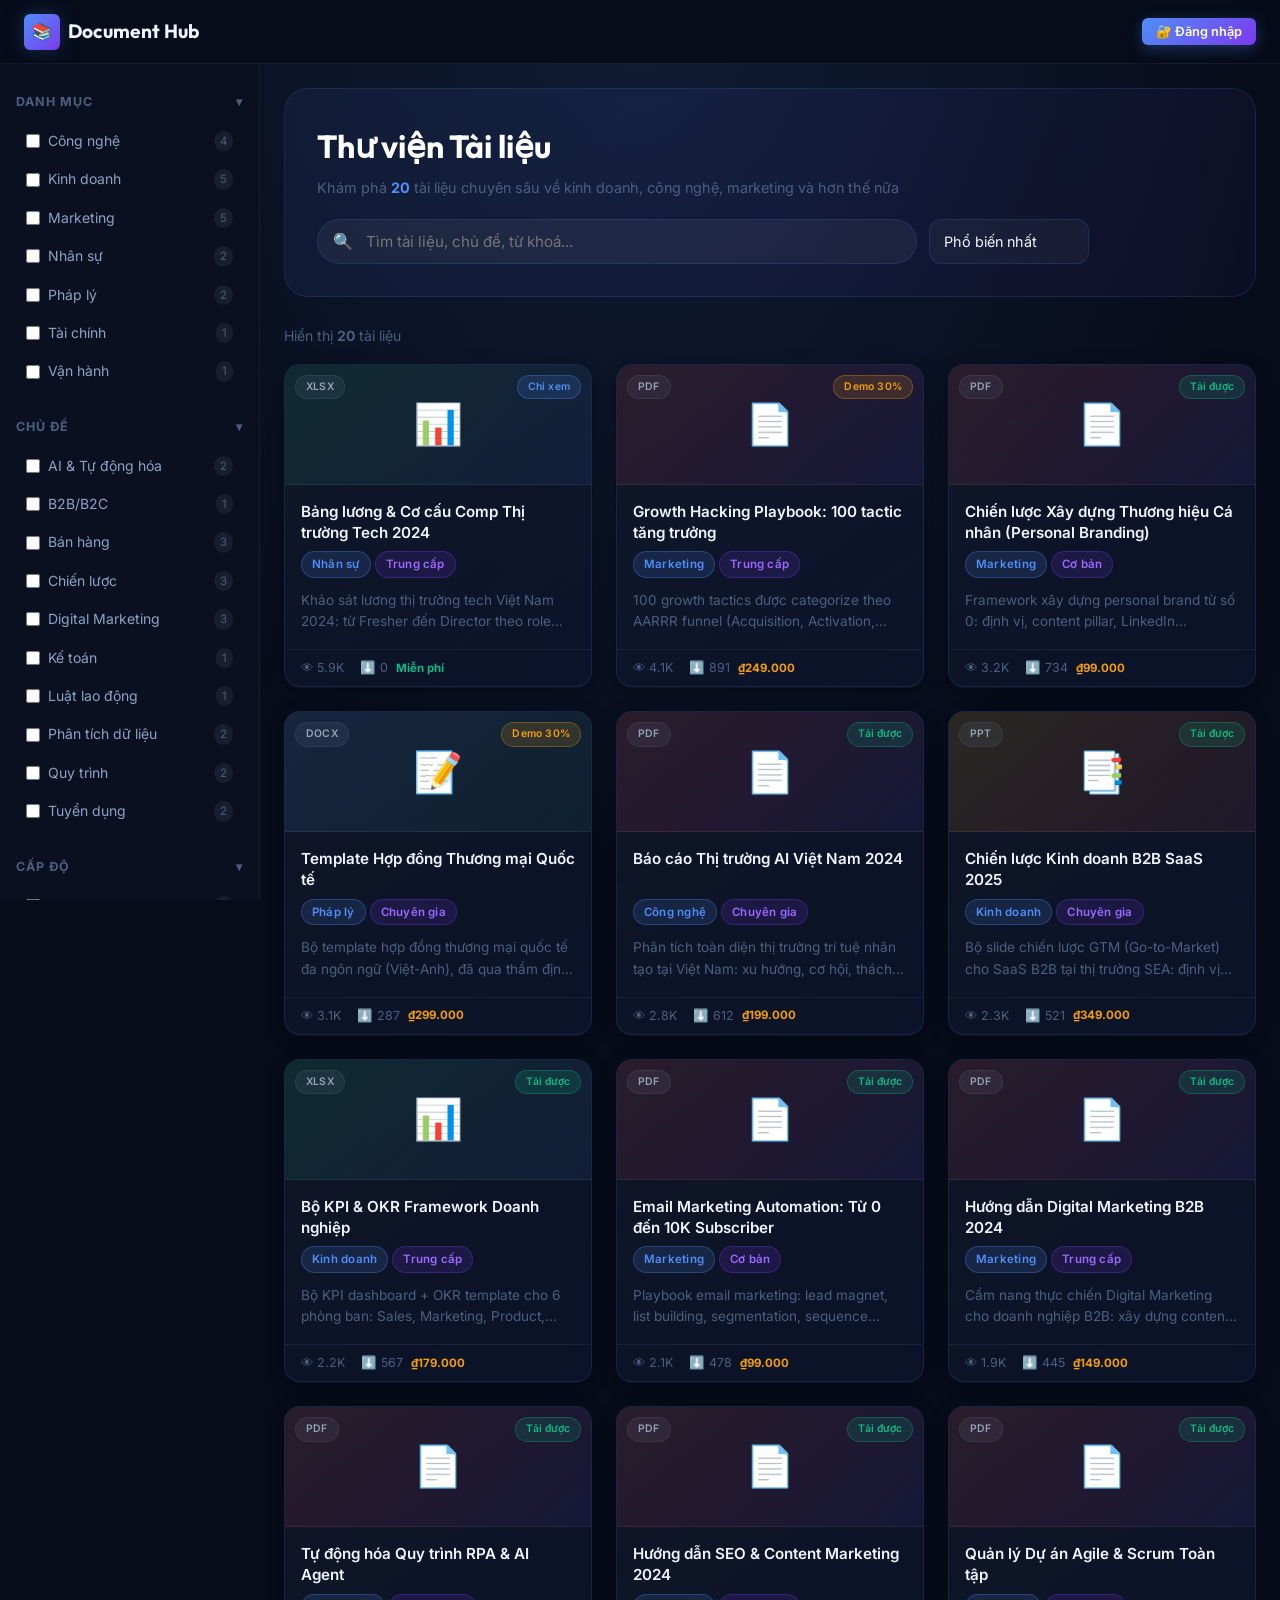
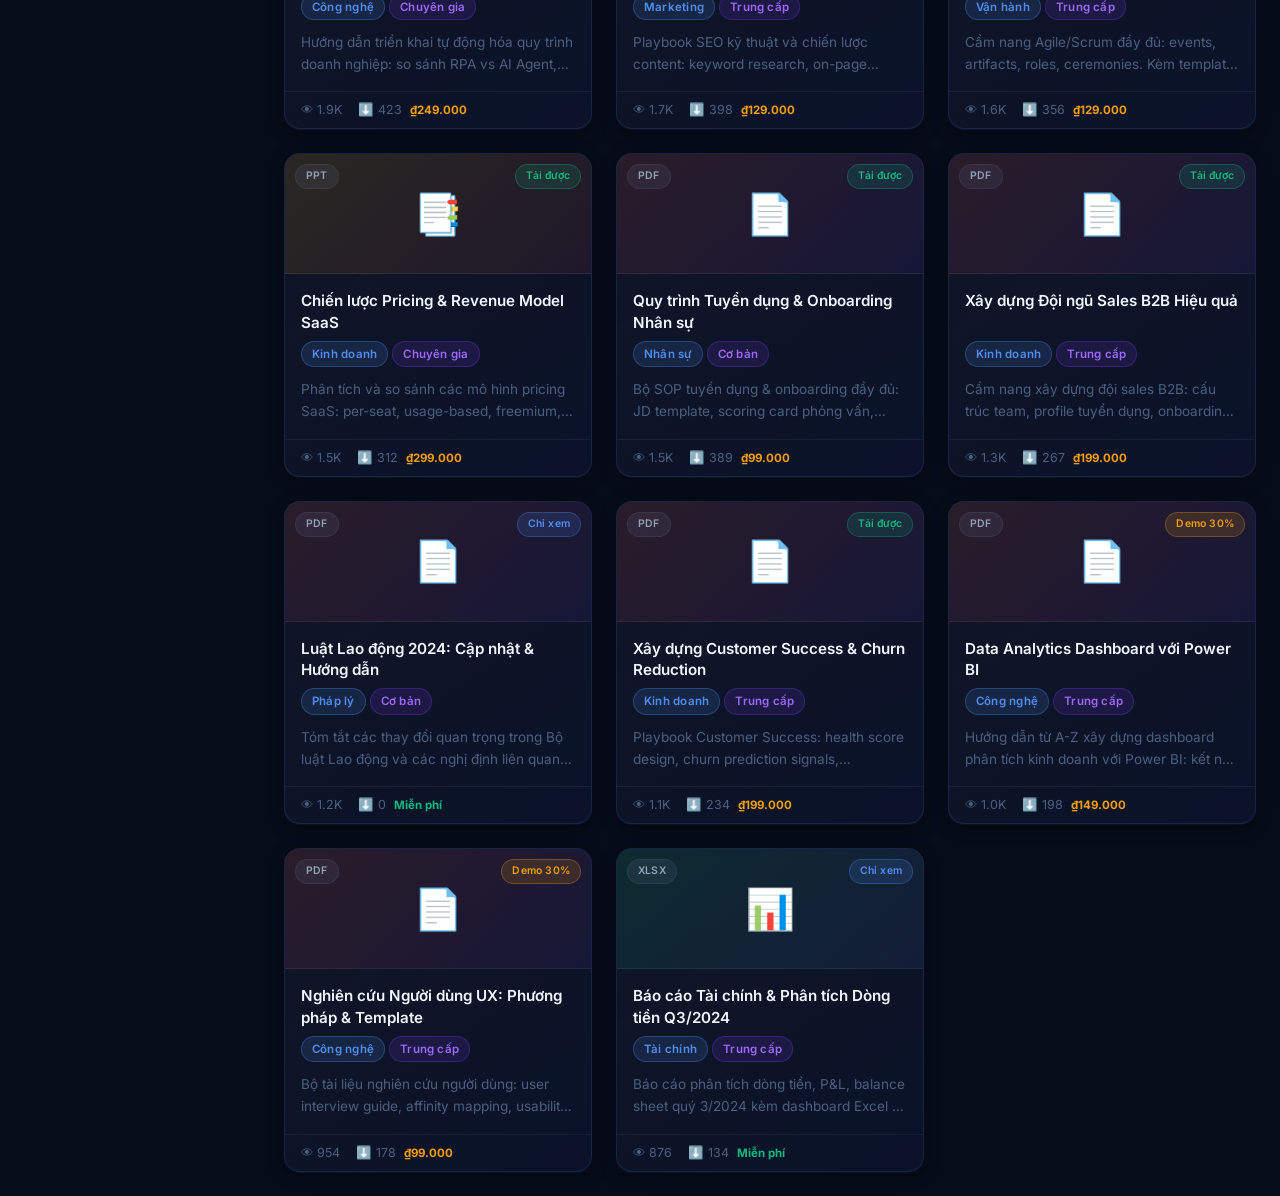
<file: preview.html>
<!DOCTYPE html>
<html lang="vi">

<head>
    <meta charset="UTF-8">
    <meta name="viewport" content="width=device-width,initial-scale=1">
    <title>Document Hub — Xem trước 30%</title>
    <link rel="stylesheet" href="css/index.css">
</head>

<body>
    <header class="header">
        <a href="index.html" class="logo">
            <div class="logo-icon">📚</div><span>Document Hub</span>
        </a>
        <div class="header-spacer"></div>
        <div class="header-nav">
            <span
                style="font-size:0.8rem;color:var(--text-muted);background:rgba(245,158,11,0.1);border:1px solid rgba(245,158,11,0.3);border-radius:99px;padding:4px 12px">👁
                Xem trước 30%</span>
            <button class="btn btn-ghost btn-sm" onclick="goBack()">← Quay lại</button>
            <button class="btn btn-primary btn-sm" id="loginBtn" onclick="openLoginModal()">🔐 Đăng nhập</button>
            <div id="userMenu" class="hidden" style="display:flex;align-items:center;gap:8px">
                <div class="avatar avatar-sm" id="userAvatar">U</div>
                <span id="userName" style="font-size:0.875rem"></span>
                <button class="btn btn-ghost btn-sm" onclick="logout()">Đăng xuất</button>
            </div>
        </div>
    </header>

    <div style="padding-top:var(--header-height)">
        <div class="full-content" id="mainContent">
            <div style="text-align:center;padding:80px">
                <div class="spinner" style="width:40px;height:40px;margin:0 auto 16px"></div>
            </div>
        </div>
    </div>
    <div id="toastContainer" class="toast-container"></div>

    <script src="js/data.js"></script>
    <script src="js/auth.js"></script>
    <script src="js/tracker.js"></script>
    <script src="js/app.js"></script>
    <script>
        const docId = new URLSearchParams(location.search).get('id');
        document.addEventListener('DOMContentLoaded', () => {
            initData(); updateHeaderUI();
            const doc = getDocument(docId);
            if (!doc) { location.href = 'index.html'; return; }
            renderPreview(doc);
            startPreviewSession(docId);
        });
        window.addEventListener('beforeunload', () => { if (_heartbeatTimer) clearInterval(_heartbeatTimer); });
        function goBack() { history.back(); }
        function goViewFull() {
            if (_heartbeatTimer) clearInterval(_heartbeatTimer);
            if (!isLoggedIn()) { openLoginModal(`viewer.html?id=${docId}`); return; }
            location.href = `viewer.html?id=${docId}`;
        }
        function renderPreview(doc) {
            const preview = doc.content_preview || '<p>Nội dung mẫu...</p>';
            document.getElementById('mainContent').innerHTML = `
    <div class="breadcrumb">
      <a href="index.html">🏠 Thư viện</a><span class="breadcrumb-sep">›</span>
      <a href="document.html?id=${docId}">${doc.title}</a><span class="breadcrumb-sep">›</span>
      <span class="current">Xem trước 30%</span>
    </div>
    <div style="max-width:800px;margin:0 auto">
      <div style="display:flex;justify-content:space-between;align-items:center;margin-bottom:20px;flex-wrap:wrap;gap:12px">
        <div>
          <h1 style="font-size:1.3rem;font-weight:700;margin-bottom:6px">${doc.title}</h1>
          <div style="display:flex;gap:8px">
            <span class="badge badge-muted">${doc.file_type}</span>
            <span class="badge badge-warning">Demo 30%</span>
            <span class="badge badge-primary">${doc.pages} trang</span>
          </div>
        </div>
        <div style="display:flex;gap:8px">
          <button class="btn btn-outline btn-sm" onclick="goBack()">← Quay lại</button>
          <button class="btn btn-primary btn-sm" onclick="goViewFull()">📖 Xem đầy đủ</button>
        </div>
      </div>

      <!-- Progress Bar -->
      <div style="background:rgba(255,255,255,0.08);border-radius:4px;height:6px;margin-bottom:24px;overflow:hidden">
        <div style="width:30%;height:100%;background:var(--grad-primary);border-radius:4px"></div>
      </div>
      <p style="font-size:0.78rem;color:var(--text-muted);text-align:center;margin-bottom:20px">Bạn đang xem 30% nội dung • Đăng nhập để đọc toàn bộ tài liệu</p>

      <!-- Viewer Wrapper -->
      <div class="viewer-wrapper">
        <div class="viewer-toolbar">
          <span style="font-size:0.85rem;color:var(--text-muted)">📄 Trang 1–${Math.floor(doc.pages * 0.3)} / ${doc.pages}</span>
          <div class="header-spacer"></div>
          <div class="live-dot"></div><span style="font-size:0.75rem;color:var(--text-muted);margin-left:6px">Đang theo dõi thời gian đọc</span>
        </div>
        <div class="doc-pages" style="position:relative">
          <!-- Page 1 — visible -->
          <div class="doc-page">${preview}</div>
          <!-- Page 2 — partial blur -->
          <div class="doc-page" style="position:relative">
            <div style="filter:blur(3px);pointer-events:none;user-select:none">
              <h2>2. Phân tích chi tiết</h2>
              <p>Dữ liệu từ khảo sát 500+ doanh nghiệp tại Việt Nam cho thấy xu hướng rõ ràng trong việc áp dụng công nghệ mới. Các yếu tố quan trọng bao gồm: chi phí triển khai, thời gian đào tạo nhân viên, và ROI kỳ vọng...</p>
              <p>Phân tích theo ngành cho thấy sự khác biệt đáng kể: ngành Fintech dẫn đầu với tỷ lệ adoption 67%, trong khi manufacturing chỉ đạt 23% do phức tạp về tích hợp legacy system...</p>
            </div>
            <!-- Paywall overlay -->
            <div class="paywall-overlay">
              <div class="paywall-card">
                <div style="font-size:2.5rem;margin-bottom:12px">🔒</div>
                <h3 style="font-family:'Outfit',sans-serif;font-size:1.2rem;font-weight:700;margin-bottom:8px">Xem toàn bộ ${doc.pages} trang</h3>
                <p style="font-size:0.875rem;color:var(--text-secondary);margin-bottom:20px">Đăng nhập miễn phí để đọc đầy đủ${doc.access_mode === 'DOWNLOAD_ALLOWED' ? ' và tải về tài liệu này' : ''}</p>
                <button class="btn btn-primary w-full btn-lg" onclick="goViewFull()">🚀 Đăng nhập để xem tiếp</button>
                <p style="font-size:0.75rem;color:var(--text-muted);margin-top:12px">Miễn phí • Chỉ cần email</p>
              </div>
            </div>
          </div>
        </div>
      </div>

      <!-- Bottom CTA -->
      <div style="text-align:center;padding:32px 20px;background:var(--grad-card);border:1px solid var(--border);border-radius:var(--radius-xl);margin-top:24px">
        <div style="font-size:2rem;margin-bottom:12px">📖</div>
        <h3 style="font-family:'Outfit',sans-serif;margin-bottom:8px">Bạn đang đọc phần xem trước giới hạn</h3>
        <p style="color:var(--text-muted);font-size:0.875rem;margin-bottom:20px">Đăng nhập miễn phí để mở khóa ${doc.pages - Math.floor(doc.pages * 0.3)} trang còn lại${doc.access_mode === 'DOWNLOAD_ALLOWED' ? ' và quyền tải về' : ''}</p>
        <div style="display:flex;gap:12px;justify-content:center;flex-wrap:wrap">
          <button class="btn btn-primary btn-lg" onclick="goViewFull()">📖 Xem đầy đủ ngay</button>
          <button class="btn btn-ghost" onclick="goBack()">← Xem tài liệu khác</button>
        </div>
      </div>
    </div>
  `;
        }
    </script>
</body>

</html>
</file>
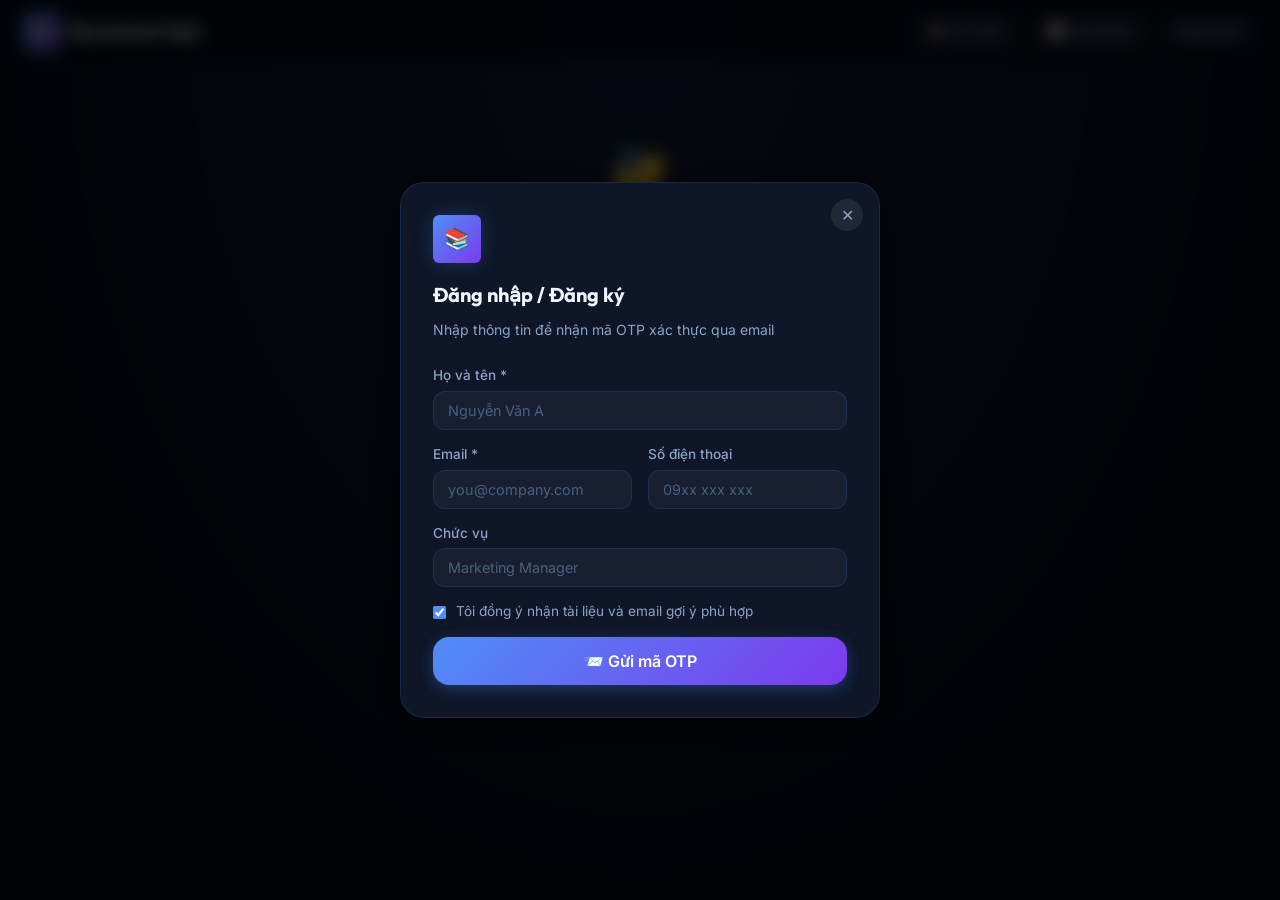
<file: profile.html>
<!DOCTYPE html>
<html lang="vi">

<head>
  <meta charset="UTF-8">
  <meta name="viewport" content="width=device-width,initial-scale=1">
  <title>Document Hub — Hồ sơ cá nhân</title>
  <link rel="stylesheet" href="css/index.css">
</head>

<body>
  <header class="header">
    <a href="index.html" class="logo">
      <div class="logo-icon">📚</div><span>Document Hub</span>
    </a>
    <div class="header-spacer"></div>
    <div class="header-nav">
      <a href="index.html" class="btn btn-ghost btn-sm">📚 Thư viện</a>
      <a href="activity.html" class="btn btn-ghost btn-sm">📈 Hoạt động</a>
      <button class="btn btn-ghost btn-sm" onclick="logout()">Đăng xuất</button>
    </div>
  </header>
  <div style="padding-top:var(--header-height)">
    <div class="full-content" style="max-width:900px" id="mainContent">
      <div style="text-align:center;padding:80px">
        <div class="spinner" style="width:40px;height:40px;margin:0 auto 16px"></div>
      </div>
    </div>
  </div>
  <div id="toastContainer" class="toast-container"></div>
  <script src="js/data.js"></script>
  <script src="js/auth.js"></script>
  <script src="js/tracker.js"></script>
  <script src="js/app.js"></script>
  <script>
    document.addEventListener('DOMContentLoaded', () => {
      initData();
      if (!isLoggedIn()) { openLoginModal(); document.getElementById('mainContent').innerHTML = '<div class="empty-state"><div class="empty-icon">🔐</div><h3>Vui lòng đăng nhập</h3></div>'; return; }
      renderProfile();
    });

    function renderProfile() {
      const user = getCurrentUser();
      if (!user) return;
      const scorePercent = Math.min(user.lead_score * 2, 100);
      const stageCls = { Hot: 'badge-hot', Warm: 'badge-warm', Cold: 'badge-cold' }[user.lead_stage] || 'badge-muted';
      document.getElementById('mainContent').innerHTML = `
    <h1 class="page-title">👤 Hồ sơ cá nhân</h1>
    <p class="page-sub">Quản lý thông tin và xem phân tích hành vi của bạn</p>

    <!-- Profile Card -->
    <div class="profile-header mb-lg">
      <div class="avatar" style="width:80px;height:80px;font-size:2rem">${user.name.charAt(0)}</div>
      <div style="flex:1">
        <h2 style="font-size:1.4rem;font-weight:700;margin-bottom:4px">${user.name}</h2>
        <p style="color:var(--text-muted);font-size:0.9rem">${user.email} · ${user.position || '—'}</p>
        <p style="color:var(--text-muted);font-size:0.8rem;margin-top:4px">Thành viên từ ${formatDate(user.created_at)}</p>
      </div>
      <div style="text-align:center;flex-shrink:0">
        <span class="badge ${stageCls}" style="font-size:0.9rem;padding:6px 16px">${user.lead_stage} Lead</span>
        <div style="margin-top:12px">
          <div style="font-size:1.8rem;font-weight:800;color:var(--color-primary)">${user.lead_score}</div>
          <div style="font-size:0.75rem;color:var(--text-muted)">Lead Score</div>
        </div>
        <div class="score-bar" style="width:120px;margin-top:8px"><div class="score-fill" style="width:${scorePercent}%"></div></div>
      </div>
    </div>

    <div style="display:grid;grid-template-columns:1fr 1fr;gap:24px" class="profile-grid">
      <!-- Edit Form -->
      <div class="card">
        <div class="section-title">✏️ Cập nhật thông tin</div>
        <form onsubmit="handleSave(event)" style="display:flex;flex-direction:column;gap:14px;margin-top:16px">
          <div class="form-group">
            <label class="form-label">Họ và tên</label>
            <input id="p_name" class="form-input" value="${user.name}">
          </div>
          <div class="form-group">
            <label class="form-label">Email</label>
            <input class="form-input" value="${user.email}" readonly style="opacity:0.6;cursor:not-allowed">
          </div>
          <div class="form-group">
            <label class="form-label">Số điện thoại</label>
            <input id="p_phone" class="form-input" value="${user.phone || ''}">
          </div>
          <div class="form-group">
            <label class="form-label">Chức vụ</label>
            <input id="p_position" class="form-input" value="${user.position || ''}">
          </div>
          <div class="form-group">
            <label class="form-label">Ngành nghề</label>
            <select id="p_industry" class="form-select">
              ${['Tài chính', 'Công nghệ', 'Bán lẻ', 'Sản xuất', 'Giáo dục', 'Y tế', 'Đa ngành'].map(i => `<option ${user.industry === i ? 'selected' : ''}>${i}</option>`).join('')}
            </select>
          </div>
          <label style="display:flex;align-items:center;gap:10px;cursor:pointer">
            <label class="toggle"><input type="checkbox" id="p_consent" ${user.consent_email ? 'checked' : ''}><span class="toggle-slider"></span></label>
            <span style="font-size:0.875rem;color:var(--text-secondary)">Nhận email gợi ý tài liệu</span>
          </label>
          <button type="submit" class="btn btn-primary">💾 Lưu thay đổi</button>
        </form>
      </div>

      <!-- Analytics -->
      <div style="display:flex;flex-direction:column;gap:16px">
        <div class="card">
          <div class="section-title">📊 Tags nhu cầu của bạn</div>
          <div style="display:flex;flex-wrap:wrap;gap:8px;margin-top:12px">
            ${user.tags && user.tags.length ? user.tags.map(t => `<span class="badge badge-accent">🏷 ${t}</span>`).join('') : '<p style="color:var(--text-muted);font-size:0.85rem">Chưa có tag — hãy đọc thêm tài liệu để hệ thống phân tích nhu cầu của bạn</p>'}
          </div>
        </div>

        <div class="card">
          <div class="section-title">🎯 Phân tích Lead</div>
          <div style="display:flex;flex-direction:column;gap:14px;margin-top:12px">
            <div>
              <div style="display:flex;justify-content:space-between;margin-bottom:6px;font-size:0.85rem">
                <span style="color:var(--text-muted)">Lead Score</span>
                <strong style="color:var(--color-primary)">${user.lead_score} / 200</strong>
              </div>
              <div class="score-bar"><div class="score-fill" style="width:${scorePercent}%"></div></div>
            </div>
            <div style="display:flex;justify-content:space-between;font-size:0.85rem;padding:10px;background:rgba(255,255,255,0.04);border-radius:var(--radius-sm)">
              <span style="color:var(--text-muted)">Giai đoạn</span>
              <span class="badge ${stageCls}">${user.lead_stage}</span>
            </div>
            <div style="display:flex;justify-content:space-between;font-size:0.85rem;padding:10px;background:rgba(255,255,255,0.04);border-radius:var(--radius-sm)">
              <span style="color:var(--text-muted)">Cập nhật lần cuối</span>
              <span style="color:var(--text-secondary)">${formatDate(user.last_active)}</span>
            </div>
          </div>
        </div>

        <div class="card">
          <div class="section-title">📈 Cách tính điểm</div>
          <div style="font-size:0.8rem;color:var(--text-muted);display:flex;flex-direction:column;gap:6px;margin-top:8px">
            <div style="display:flex;justify-content:space-between;padding:6px 0;border-bottom:1px solid var(--border-glass)"><span>Xem chi tiết tài liệu</span><span class="badge badge-muted">+1 điểm</span></div>
            <div style="display:flex;justify-content:space-between;padding:6px 0;border-bottom:1px solid var(--border-glass)"><span>Preview tài liệu</span><span class="badge badge-muted">+2 điểm</span></div>
            <div style="display:flex;justify-content:space-between;padding:6px 0;border-bottom:1px solid var(--border-glass)"><span>Đọc ≥60 giây</span><span class="badge badge-success">+5 điểm</span></div>
            <div style="display:flex;justify-content:space-between;padding:6px 0;border-bottom:1px solid var(--border-glass)"><span>Đọc ≥3 phút</span><span class="badge badge-primary">+10 điểm</span></div>
            <div style="display:flex;justify-content:space-between;padding:6px 0"><span>Tải về tài liệu</span><span class="badge badge-accent">+20 điểm</span></div>
          </div>
        </div>

        <a href="activity.html" class="btn btn-ghost w-full">📋 Xem lịch sử hoạt động →</a>
      </div>
    </div>

    <!-- PURCHASED DOCUMENTS -->
    <div class="card mt-lg" style="margin-top:32px">
      <div class="section-title">📦 Tài liệu đã mua</div>
      <div id="purchasedList"></div>
    </div>

    <style>@media(max-width:768px){.profile-grid{grid-template-columns:1fr !important}}</style>
  `;
      // Render purchased docs
      const orders = getUserOrders(user.user_id).filter(o => o.status === 'PAID');
      const container = document.getElementById('purchasedList');
      if (!orders.length) {
        container.innerHTML = '<p style="color:var(--text-muted);font-size:0.85rem;padding:16px 0">Chưa có tài liệu nào được mua. <a href="index.html" style="color:var(--color-primary)">Khám phá thư viện →</a></p>';
        return;
      }
      container.innerHTML = orders.map(o => {
        const doc = getDocument(o.doc_id);
        if (!doc) return '';
        const icon = FILE_ICONS[doc.file_type] || '📄';
        return `<div style="display:flex;align-items:center;gap:14px;padding:14px 0;border-bottom:1px solid var(--border-glass)">
                    <span style="font-size:1.8rem;flex-shrink:0">${icon}</span>
                    <div style="flex:1;min-width:0">
                        <div style="font-weight:600;font-size:0.875rem;white-space:nowrap;overflow:hidden;text-overflow:ellipsis">${doc.title}</div>
                        <div style="font-size:0.75rem;color:var(--text-muted);margin-top:3px">${doc.category} · ${formatDate(o.created_at)} · ${formatPrice(o.amount)}</div>
                    </div>
                    <div style="display:flex;gap:8px;flex-shrink:0">
                        <a href="document.html?id=${doc.doc_id}" class="btn btn-sm btn-ghost">👁 Xem</a>
                        <button class="btn btn-sm btn-accent" onclick="downloadPurchased('${doc.doc_id}')">⬇️ Tải</button>
                    </div>
                </div>`;
      }).join('');
    }

    function handleSave(e) {
      e.preventDefault();
      const user = getCurrentUser(); if (!user) return;
      const updates = {
        name: document.getElementById('p_name').value,
        phone: document.getElementById('p_phone').value,
        position: document.getElementById('p_position').value,
        industry: document.getElementById('p_industry').value,
        consent_email: document.getElementById('p_consent').checked
      };
      updateUserProfile(user.user_id, updates);
      showToast('success', 'Đã lưu', 'Thông tin hồ sơ đã được cập nhật');
      setTimeout(renderProfile, 300);
    }
    function downloadPurchased(docId) {
      requestDownload(docId);
      showToast('success', 'Đang tải về...', 'File đã sẵn sàng (Demo mode)');
    }
  </script>
</body>

</html>
</file>
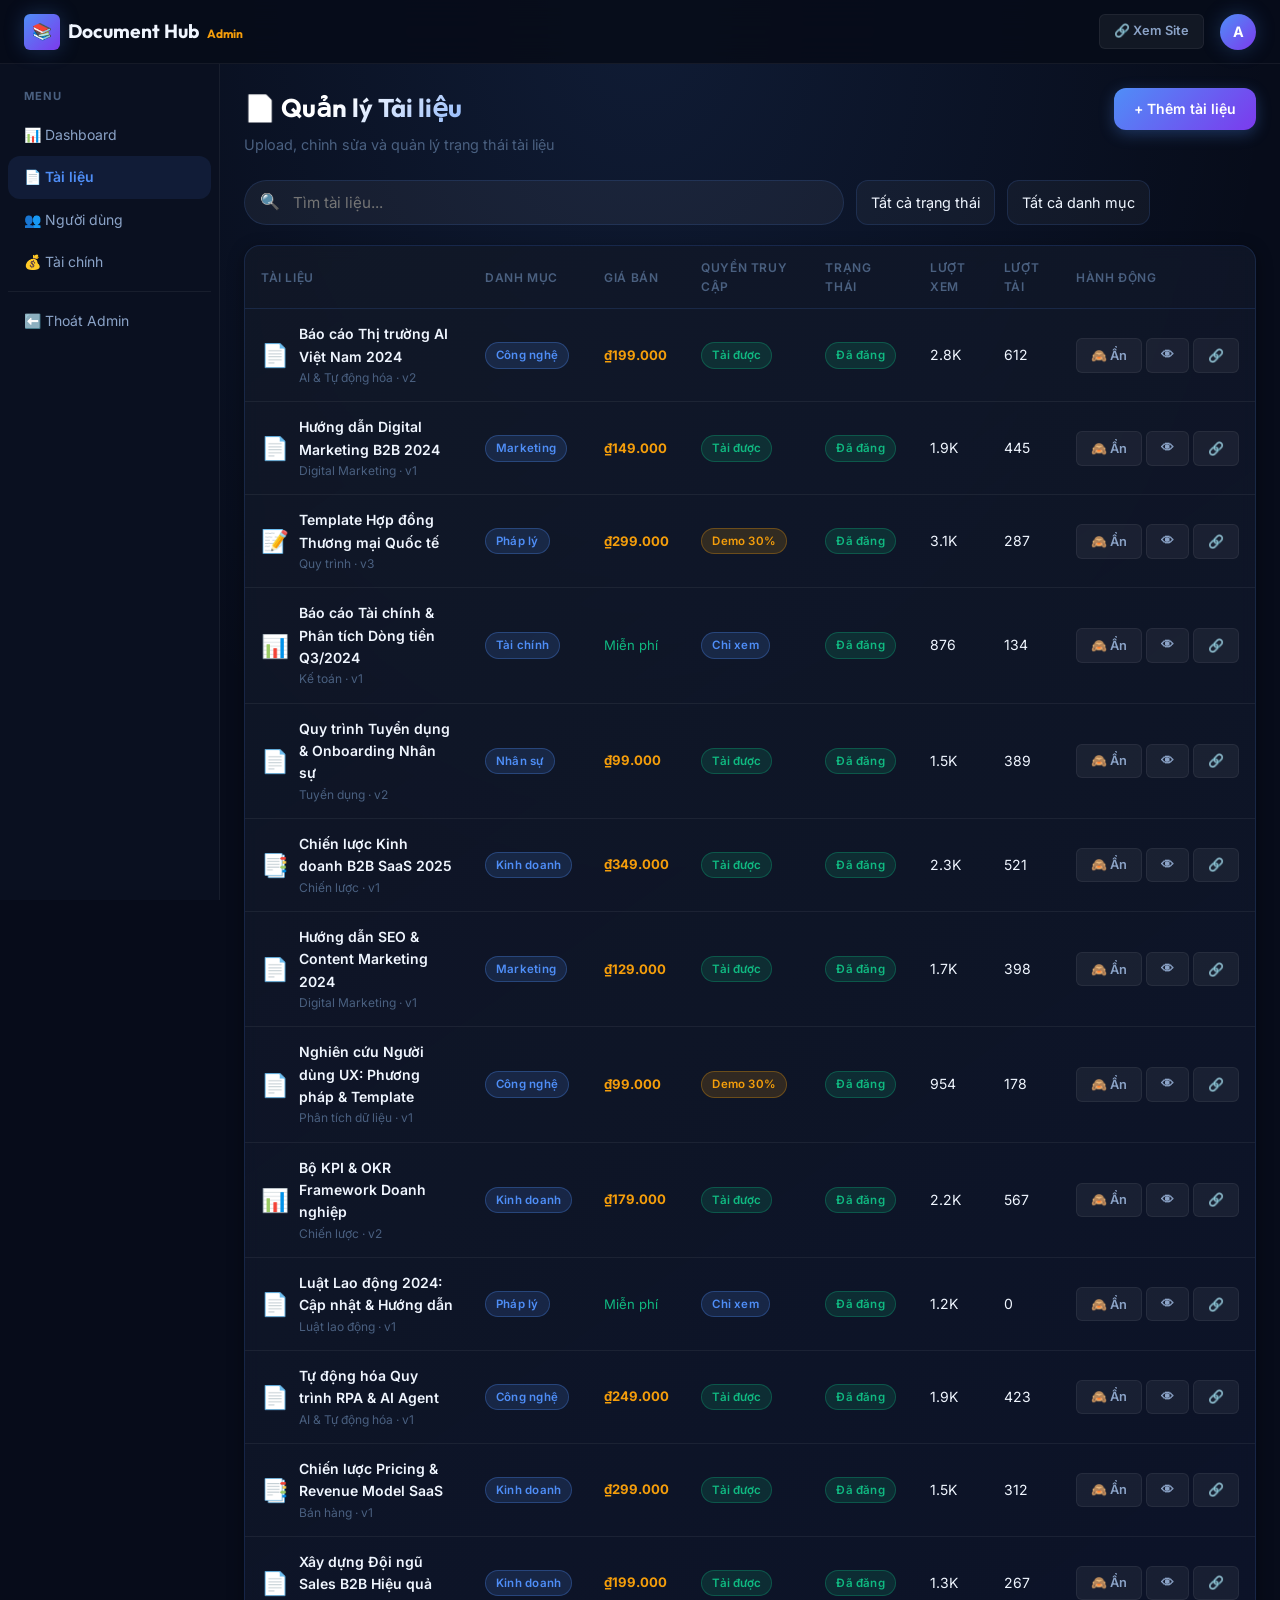
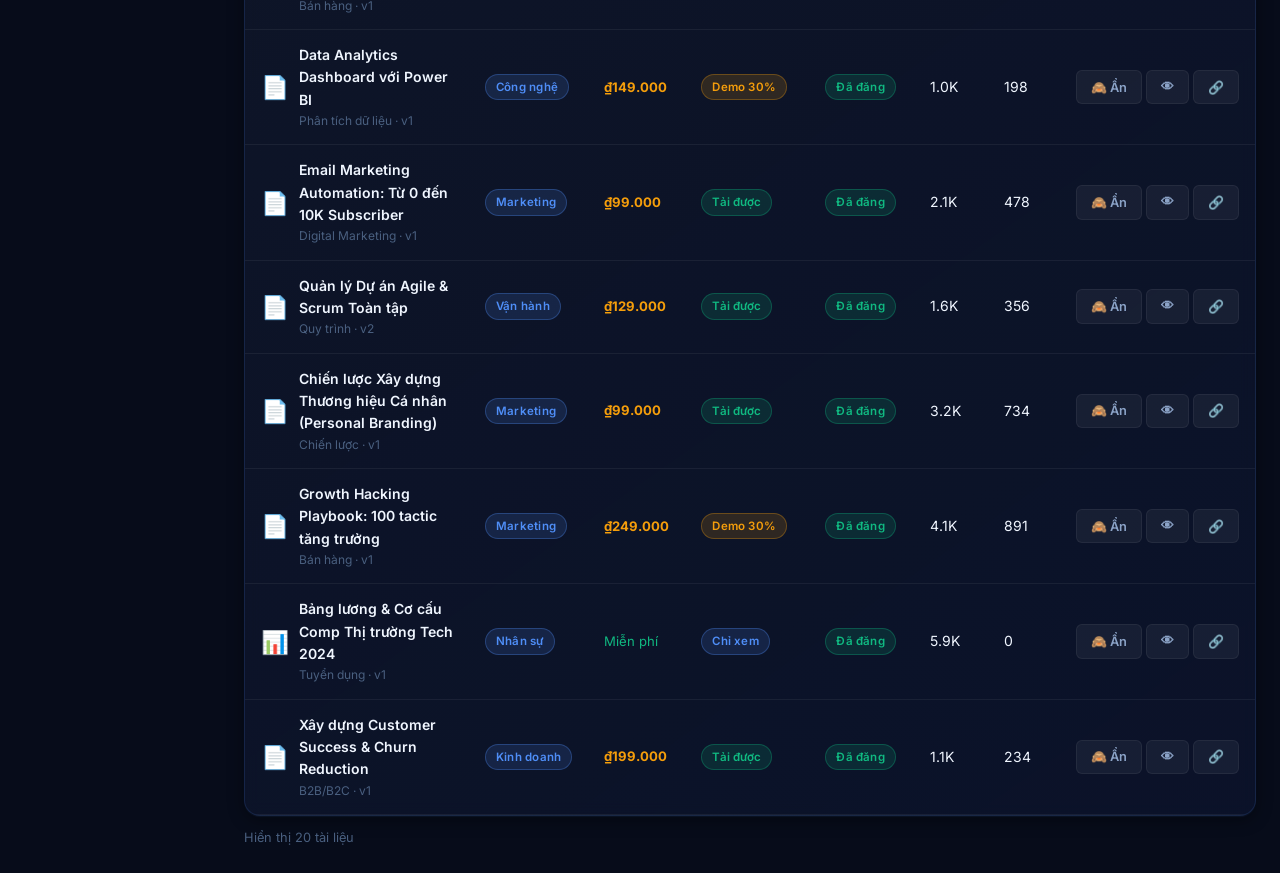
<file: admin/documents.html>
<!DOCTYPE html>
<html lang="vi">

<head>
    <meta charset="UTF-8">
    <meta name="viewport" content="width=device-width,initial-scale=1">
    <title>Document Hub — Quản lý Tài liệu</title>
    <link rel="stylesheet" href="../css/index.css">
</head>

<body>
    <header class="header">
        <a href="../index.html" class="logo">
            <div class="logo-icon">📚</div><span>Document Hub <span
                    style="font-size:0.75rem;color:var(--color-warning);margin-left:4px">Admin</span></span>
        </a>
        <div class="header-spacer"></div>
        <div class="header-nav">
            <a href="../index.html" class="btn btn-ghost btn-sm" target="_blank">🔗 Xem Site</a>
            <div class="avatar avatar-sm" style="background:var(--grad-primary)">A</div>
        </div>
    </header>
    <div class="admin-layout">
        <nav class="admin-sidebar">
            <div class="admin-nav-label">Menu</div>
            <a href="index.html" class="admin-nav-item">📊 Dashboard</a>
            <a href="documents.html" class="admin-nav-item active">📄 Tài liệu</a>
            <a href="users.html" class="admin-nav-item">👥 Người dùng</a>
            <a href="finance.html" class="admin-nav-item">💰 Tài chính</a>
            <div class="admin-nav-divider"></div>
            <a href="../index.html" class="admin-nav-item">⬅️ Thoát Admin</a>
        </nav>
        <main class="admin-content">
            <div
                style="display:flex;justify-content:space-between;align-items:flex-start;margin-bottom:24px;flex-wrap:wrap;gap:12px">
                <div>
                    <h1 class="page-title">📄 Quản lý Tài liệu</h1>
                    <p class="page-sub" style="margin:0">Upload, chỉnh sửa và quản lý trạng thái tài liệu</p>
                </div>
                <a href="editor.html" class="btn btn-primary">+ Thêm tài liệu</a>
            </div>

            <!-- Filters -->
            <div style="display:flex;gap:12px;margin-bottom:20px;flex-wrap:wrap">
                <div class="search-wrapper" style="flex:1;min-width:200px"><span class="search-icon">🔍</span><input
                        class="search-input" id="docSearch" placeholder="Tìm tài liệu..." oninput="renderTable()"></div>
                <select class="form-select" id="statusFilter" style="width:auto" onchange="renderTable()">
                    <option value="">Tất cả trạng thái</option>
                    <option value="PUBLISHED">Đã đăng</option>
                    <option value="DRAFT">Nháp</option>
                    <option value="ARCHIVED">Đã ẩn</option>
                </select>
                <select class="form-select" id="catFilter" style="width:auto" onchange="renderTable()">
                    <option value="">Tất cả danh mục</option>
                    ${['Kinh doanh','Marketing','Tài chính','Nhân sự','Công nghệ','Pháp lý','Vận hành'].map(c=>`<option>
                        ${c}</option>`).join('')}
                </select>
            </div>

            <!-- Table -->
            <div class="card" style="padding:0;overflow:hidden">
                <table class="data-table" id="docTable">
                    <thead>
                        <tr>
                            <th>Tài liệu</th>
                            <th>Danh mục</th>
                            <th>Giá bán</th>
                            <th>Quyền truy cập</th>
                            <th>Trạng thái</th>
                            <th>Lượt xem</th>
                            <th>Lượt tải</th>
                            <th>Hành động</th>
                        </tr>
                    </thead>
                    <tbody id="docTbody"></tbody>
                </table>
            </div>
            <p style="font-size:0.8rem;color:var(--text-muted);margin-top:12px" id="countLabel"></p>

            <!-- Add Modal đã bị xoá vì đã dùng editor.html -->
        </main>
    </div>
    <div id="toastContainer" class="toast-container"></div>
    <script src="../js/data.js"></script>
    <script src="../js/auth.js"></script>
    <script src="../js/tracker.js"></script>
    <script src="../js/app.js"></script>
    <script>
        document.addEventListener('DOMContentLoaded', () => { initData(); renderTable(); });

        function renderTable() {
            const q = document.getElementById('docSearch').value.toLowerCase();
            const st = document.getElementById('statusFilter').value;
            const cat = document.getElementById('catFilter').value;
            let docs = getAllDocuments();
            if (q) docs = docs.filter(d => d.title.toLowerCase().includes(q) || d.description.toLowerCase().includes(q));
            if (st) docs = docs.filter(d => d.status === st);
            if (cat) docs = docs.filter(d => d.category === cat);
            const statusBadge = { PUBLISHED: 'badge-success', DRAFT: 'badge-warning', ARCHIVED: 'badge-muted' };
            const statusLabel = { PUBLISHED: 'Đã đăng', DRAFT: 'Nháp', ARCHIVED: 'Đã ẩn' };
            document.getElementById('docTbody').innerHTML = docs.map(d => `
    <tr>
      <td>
        <div style="display:flex;align-items:center;gap:10px">
          <span style="font-size:1.4rem">${FILE_ICONS[d.file_type] || '📄'}</span>
          <div>
            <div style="font-size:0.875rem;font-weight:600">${d.title}</div>
            <div style="font-size:0.75rem;color:var(--text-muted)">${d.topic} · v${d.version}</div>
          </div>
        </div>
      </td>
      <td><span class="badge badge-primary">${d.category}</span></td>
      <td style="font-size:0.82rem">${d.is_paid ? `<span style="color:#f59e0b;font-weight:700">${formatPrice(d.discount_price||d.price)}</span>` : '<span style="color:#10b981">Miễn phí</span>'}</td>
      <td><span class="badge ${AccessClass[d.access_mode] || ''}">${AccessLabel[d.access_mode] || d.access_mode}</span></td>
      <td><span class="badge ${statusBadge[d.status] || 'badge-muted'}">${statusLabel[d.status] || d.status}</span></td>
      <td style="font-size:0.875rem">${formatNum(d.view_count)}</td>
      <td style="font-size:0.875rem">${formatNum(d.download_count)}</td>
      <td>
        <div class="actions">
          ${d.status === 'PUBLISHED'
                    ? `<button class="btn btn-sm btn-ghost" onclick="toggleStatus('${d.doc_id}','ARCHIVED')">🙈 Ẩn</button>`
                    : `<button class="btn btn-sm btn-success" onclick="toggleStatus('${d.doc_id}','PUBLISHED')">✅ Đăng</button>`}
          <a href="../document.html?id=${d.doc_id}" class="btn btn-sm btn-ghost" target="_blank" title="Xem">👁</a>
          <button class="btn btn-sm btn-ghost" onclick="copyShareLink('${d.doc_id}')" title="Chia sẻ liên kết chỉ đọc">🔗</button>
        </div>
      </td>
    </tr>`).join('');
            document.getElementById('countLabel').textContent = `Hiển thị ${docs.length} tài liệu`;
        }

        function toggleStatus(docId, newStatus) {
            const docs = getAllDocuments(); const d = docs.find(x => x.doc_id === docId);
            if (d) { d.status = newStatus; saveDocuments(docs); }
            renderTable(); showToast('success', 'Đã cập nhật', `Tài liệu đã ${newStatus === 'PUBLISHED' ? 'được đăng' : 'bị ẩn'}`);
        }

        function copyShareLink(docId) {
            const baseUrl = window.location.origin + window.location.pathname.replace('/admin/documents.html', '');
            const shareUrl = `${baseUrl}/landing.html?id=${docId}`;
            
            navigator.clipboard.writeText(shareUrl).then(() => {
                showToast('success', 'Đã copy', 'Đã lưu đường dẫn chia sẻ vào bộ nhớ tạm');
            }).catch(err => {
                showToast('error', 'Lỗi copy', 'Không thể copy đường dẫn. Vui lòng thử lại');
                console.error('Lỗi khi copy link:', err);
            });
        }
    </script>
</body>

</html>
</file>
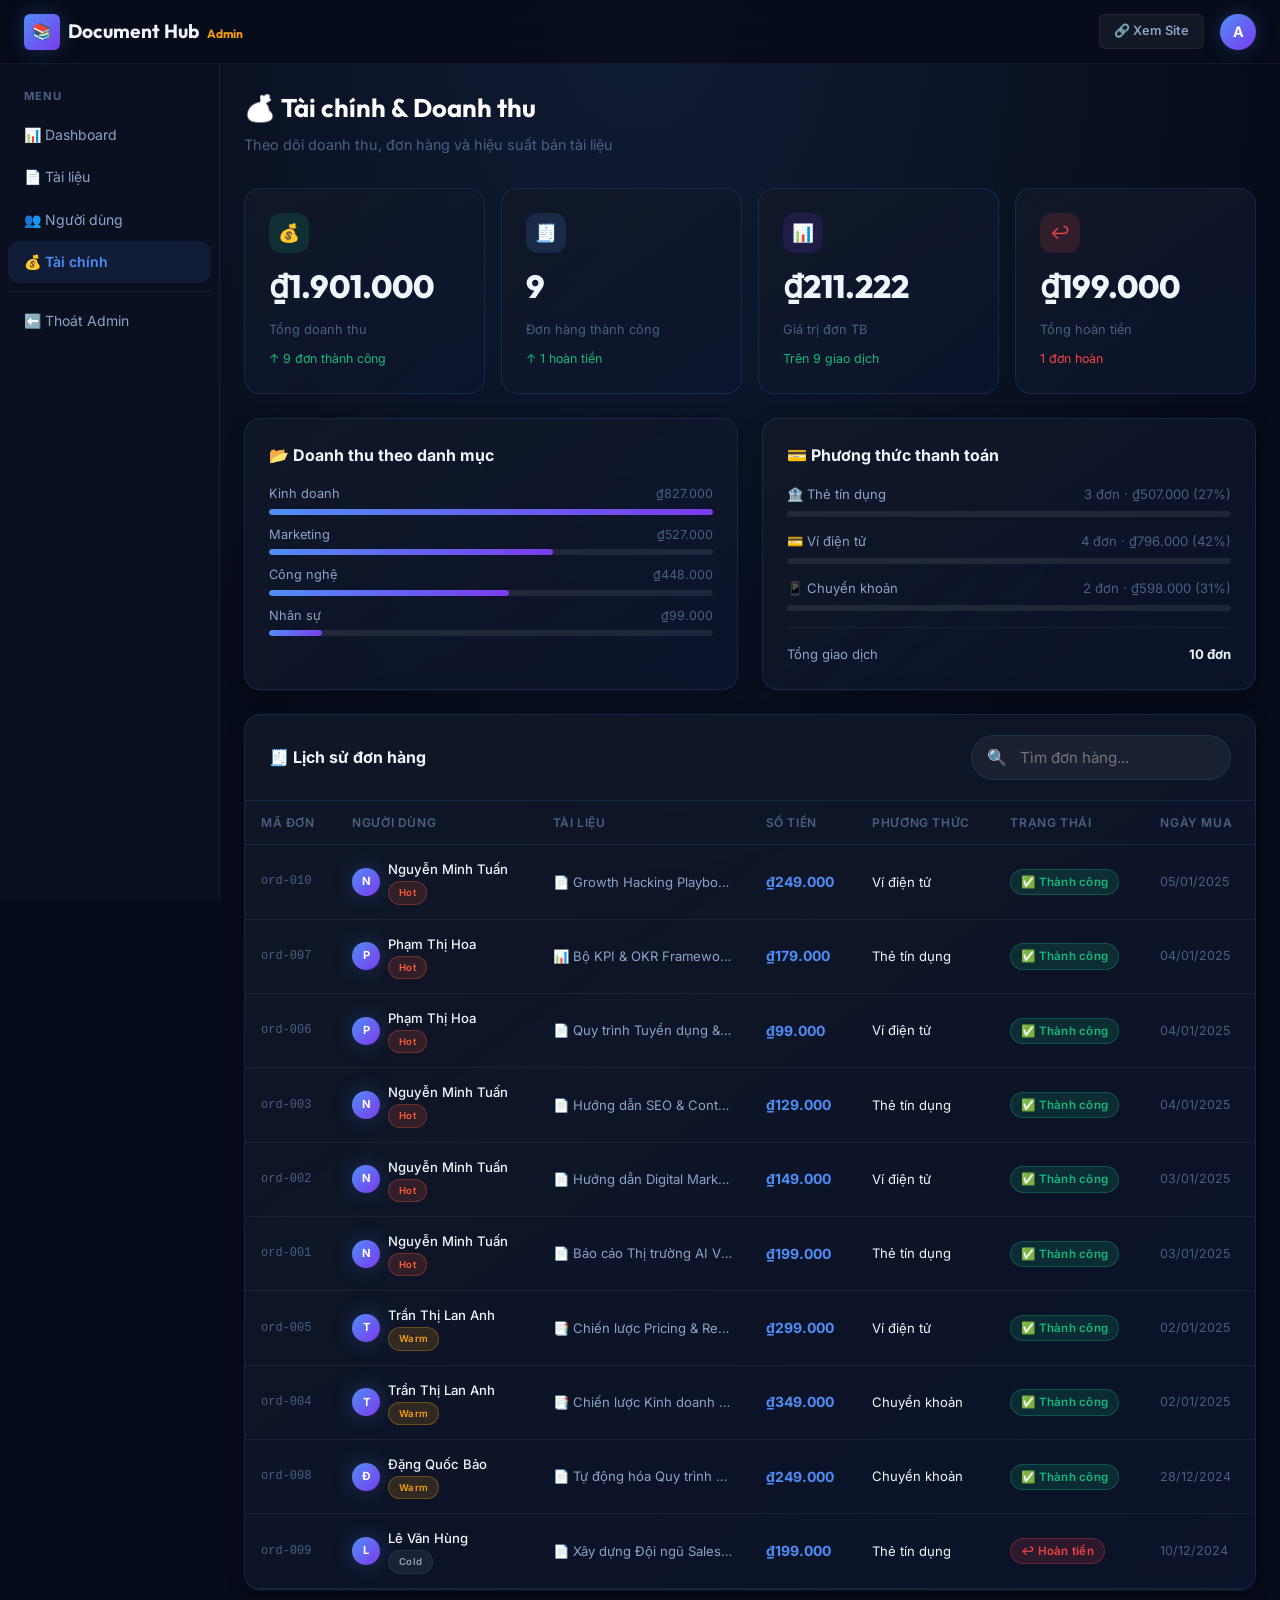
<file: admin/finance.html>
<!DOCTYPE html>
<html lang="vi">

<head>
    <meta charset="UTF-8">
    <meta name="viewport" content="width=device-width,initial-scale=1">
    <title>Document Hub — Tài chính & Doanh thu</title>
    <link rel="stylesheet" href="../css/index.css">
</head>

<body>
    <header class="header">
        <a href="../index.html" class="logo">
            <div class="logo-icon">📚</div><span>Document Hub <span
                    style="font-size:0.75rem;color:var(--color-warning);margin-left:4px">Admin</span></span>
        </a>
        <div class="header-spacer"></div>
        <div class="header-nav">
            <a href="../index.html" class="btn btn-ghost btn-sm" target="_blank">🔗 Xem Site</a>
            <div class="avatar avatar-sm" style="background:var(--grad-primary)">A</div>
        </div>
    </header>
    <div class="admin-layout">
        <nav class="admin-sidebar">
            <div class="admin-nav-label">Menu</div>
            <a href="index.html" class="admin-nav-item">📊 Dashboard</a>
            <a href="documents.html" class="admin-nav-item">📄 Tài liệu</a>
            <a href="users.html" class="admin-nav-item">👥 Người dùng</a>
            <a href="finance.html" class="admin-nav-item active">💰 Tài chính</a>
            <div class="admin-nav-divider"></div>
            <a href="../index.html" class="admin-nav-item">⬅️ Thoát Admin</a>
        </nav>
        <main class="admin-content" id="mainContent">
            <div style="text-align:center;padding:80px">
                <div class="spinner" style="width:40px;height:40px;margin:0 auto 16px"></div>
            </div>
        </main>
    </div>
    <div id="toastContainer" class="toast-container"></div>
    <script src="../js/data.js"></script>
    <script src="../js/auth.js"></script>
    <script src="../js/tracker.js"></script>
    <script src="../js/app.js"></script>
    <script>
        document.addEventListener('DOMContentLoaded', () => { initData(); renderFinance(); });

        function renderFinance() {
            const orders = getAllOrders();
            const users = getAllUsers();
            const docs = getAllDocuments();

            const paidOrders = orders.filter(o => o.status === 'PAID');
            const refundedOrders = orders.filter(o => o.status === 'REFUNDED');
            const totalRevenue = paidOrders.reduce((s, o) => s + o.amount, 0);
            const totalRefunded = refundedOrders.reduce((s, o) => s + o.amount, 0);
            const avgOrder = paidOrders.length ? Math.round(totalRevenue / paidOrders.length) : 0;

            // Revenue by category
            const catRevenue = {};
            paidOrders.forEach(o => {
                const doc = docs.find(d => d.doc_id === o.doc_id);
                if (!doc) return;
                catRevenue[doc.category] = (catRevenue[doc.category] || 0) + o.amount;
            });
            const catEntries = Object.entries(catRevenue).sort((a, b) => b[1] - a[1]);
            const maxCatRev = catEntries[0]?.[1] || 1;

            // Revenue by payment method
            const methodRevenue = {};
            paidOrders.forEach(o => {
                methodRevenue[o.payment_method] = (methodRevenue[o.payment_method] || 0) + o.amount;
            });

            document.getElementById('mainContent').innerHTML = `
    <div style="margin-bottom:28px">
      <h1 class="page-title">💰 Tài chính & Doanh thu</h1>
      <p class="page-sub">Theo dõi doanh thu, đơn hàng và hiệu suất bán tài liệu</p>
    </div>

    <!-- KPI GRID -->
    <div class="kpi-grid mb-lg">
      <div class="kpi-card">
        <div class="kpi-icon" style="background:rgba(16,185,129,0.15);color:#10b981">💰</div>
        <div class="kpi-value">${formatPrice(totalRevenue)}</div>
        <div class="kpi-label">Tổng doanh thu</div>
        <div class="kpi-trend up">↑ ${paidOrders.length} đơn thành công</div>
      </div>
      <div class="kpi-card">
        <div class="kpi-icon" style="background:rgba(79,142,247,0.15);color:#4F8EF7">🧾</div>
        <div class="kpi-value">${paidOrders.length}</div>
        <div class="kpi-label">Đơn hàng thành công</div>
        <div class="kpi-trend up">↑ ${refundedOrders.length} hoàn tiền</div>
      </div>
      <div class="kpi-card">
        <div class="kpi-icon" style="background:rgba(124,58,237,0.15);color:#9d69ff">📊</div>
        <div class="kpi-value">${formatPrice(avgOrder)}</div>
        <div class="kpi-label">Giá trị đơn TB</div>
        <div class="kpi-trend up">Trên ${paidOrders.length} giao dịch</div>
      </div>
      <div class="kpi-card">
        <div class="kpi-icon" style="background:rgba(239,68,68,0.15);color:#ef4444">↩️</div>
        <div class="kpi-value">${formatPrice(totalRefunded)}</div>
        <div class="kpi-label">Tổng hoàn tiền</div>
        <div class="kpi-trend ${refundedOrders.length > 0 ? 'down' : 'up'}">${refundedOrders.length} đơn hoàn</div>
      </div>
    </div>

    <!-- CHARTS ROW -->
    <div style="display:grid;grid-template-columns:1fr 1fr;gap:24px;margin-bottom:24px" class="charts-grid">
      <!-- Revenue by Category -->
      <div class="card">
        <div class="section-title">📂 Doanh thu theo danh mục</div>
        <div class="mini-bar-container mt-md">
          ${catEntries.map(([cat, rev]) => `
          <div class="mini-bar-item">
            <div class="mini-bar-header">
              <span style="font-size:0.8rem;color:var(--text-secondary);flex:1">${cat}</span>
              <span style="font-size:0.78rem;color:var(--text-muted);flex-shrink:0;margin-left:8px">${formatPrice(rev)}</span>
            </div>
            <div class="mini-bar-track"><div class="mini-bar-fill" style="width:${Math.round(rev / maxCatRev * 100)}%"></div></div>
          </div>`).join('')}
        </div>
      </div>

      <!-- Payment Method Breakdown -->
      <div class="card">
        <div class="section-title">💳 Phương thức thanh toán</div>
        <div style="display:flex;flex-direction:column;gap:14px;margin-top:16px">
          ${Object.entries(methodRevenue).map(([method, rev]) => {
                const cnt = paidOrders.filter(o => o.payment_method === method).length;
                const pct = Math.round(rev / totalRevenue * 100);
                const icons = { 'Thẻ tín dụng': '🏦', 'Ví điện tử': '💳', 'Chuyển khoản': '📱' };
                return `<div>
              <div style="display:flex;justify-content:space-between;margin-bottom:6px;font-size:0.82rem">
                <span style="color:var(--text-secondary)">${icons[method] || '💰'} ${method}</span>
                <span style="color:var(--text-muted)">${cnt} đơn · ${formatPrice(rev)} (${pct}%)</span>
              </div>
              <div class="mini-bar-track"><div class="mini-bar-fill" style="width:${pct}%;background:var(--grad-accent)"></div></div>
            </div>`;
            }).join('')}
        </div>
        <div class="divider"></div>
        <div style="font-size:0.82rem;color:var(--text-secondary);display:flex;justify-content:space-between">
          <span>Tổng giao dịch</span>
          <strong style="color:var(--text-primary)">${orders.length} đơn</strong>
        </div>
      </div>
    </div>

    <!-- ORDERS TABLE -->
    <div class="card" style="padding:0;overflow:hidden">
      <div style="padding:20px 24px;border-bottom:1px solid var(--border);display:flex;justify-content:space-between;align-items:center">
        <div class="section-title" style="margin:0">🧾 Lịch sử đơn hàng</div>
        <div class="search-wrapper" style="max-width:260px">
          <span class="search-icon">🔍</span>
          <input class="search-input" id="ordSearch" placeholder="Tìm đơn hàng..." oninput="filterOrders()">
        </div>
      </div>
      <table class="data-table" id="ordTable">
        <thead>
          <tr>
            <th>Mã đơn</th>
            <th>Người dùng</th>
            <th>Tài liệu</th>
            <th>Số tiền</th>
            <th>Phương thức</th>
            <th>Trạng thái</th>
            <th>Ngày mua</th>
          </tr>
        </thead>
        <tbody id="ordTbody"></tbody>
      </table>
    </div>
    <style>@media(max-width:900px){.charts-grid{grid-template-columns:1fr !important}}</style>
  `;
            renderOrdersTable(orders, users, docs);
        }

        function renderOrdersTable(orders, users, docs) {
            const q = (document.getElementById('ordSearch')?.value || '').toLowerCase();
            let rows = [...orders].sort((a, b) => new Date(b.created_at) - new Date(a.created_at));
            if (q) rows = rows.filter(o => {
                const u = users.find(u => u.user_id === o.user_id);
                const d = docs.find(d => d.doc_id === o.doc_id);
                return (u?.name || '').toLowerCase().includes(q) || (d?.title || '').toLowerCase().includes(q) || o.order_id.toLowerCase().includes(q);
            });
            const statusBadge = { PAID: 'badge-success', REFUNDED: 'badge-danger' };
            const statusLabel = { PAID: '✅ Thành công', REFUNDED: '↩️ Hoàn tiền' };
            document.getElementById('ordTbody').innerHTML = rows.map(o => {
                const user = users.find(u => u.user_id === o.user_id) || { name: '—', lead_stage: 'Cold' };
                const doc = docs.find(d => d.doc_id === o.doc_id) || { title: 'Unknown', file_type: 'PDF' };
                const stageCls = { Hot: 'badge-hot', Warm: 'badge-warm', Cold: 'badge-cold' }[user.lead_stage] || 'badge-muted';
                return `<tr>
              <td style="font-size:0.75rem;color:var(--text-muted);font-family:monospace">${o.order_id}</td>
              <td>
                <div style="display:flex;align-items:center;gap:8px">
                  <div class="avatar avatar-xs">${user.name.charAt(0)}</div>
                  <div>
                    <div style="font-size:0.82rem;font-weight:500">${user.name}</div>
                    <span class="badge ${stageCls}" style="font-size:0.6rem">${user.lead_stage}</span>
                  </div>
                </div>
              </td>
              <td style="font-size:0.82rem;color:var(--text-secondary);max-width:200px;white-space:nowrap;overflow:hidden;text-overflow:ellipsis">${FILE_ICONS[doc.file_type] || '📄'} ${doc.title}</td>
              <td><strong style="color:var(--color-primary)">${formatPrice(o.amount)}</strong></td>
              <td style="font-size:0.82rem">${o.payment_method}</td>
              <td><span class="badge ${statusBadge[o.status] || 'badge-muted'}" style="font-size:0.72rem">${statusLabel[o.status] || o.status}</span></td>
              <td style="font-size:0.78rem;color:var(--text-muted)">${formatDate(o.created_at)}</td>
            </tr>`;
            }).join('');
        }

        function filterOrders() {
            const orders = getAllOrders();
            const users = getAllUsers();
            const docs = getAllDocuments();
            renderOrdersTable(orders, users, docs);
        }
    </script>
</body>

</html>
</file>
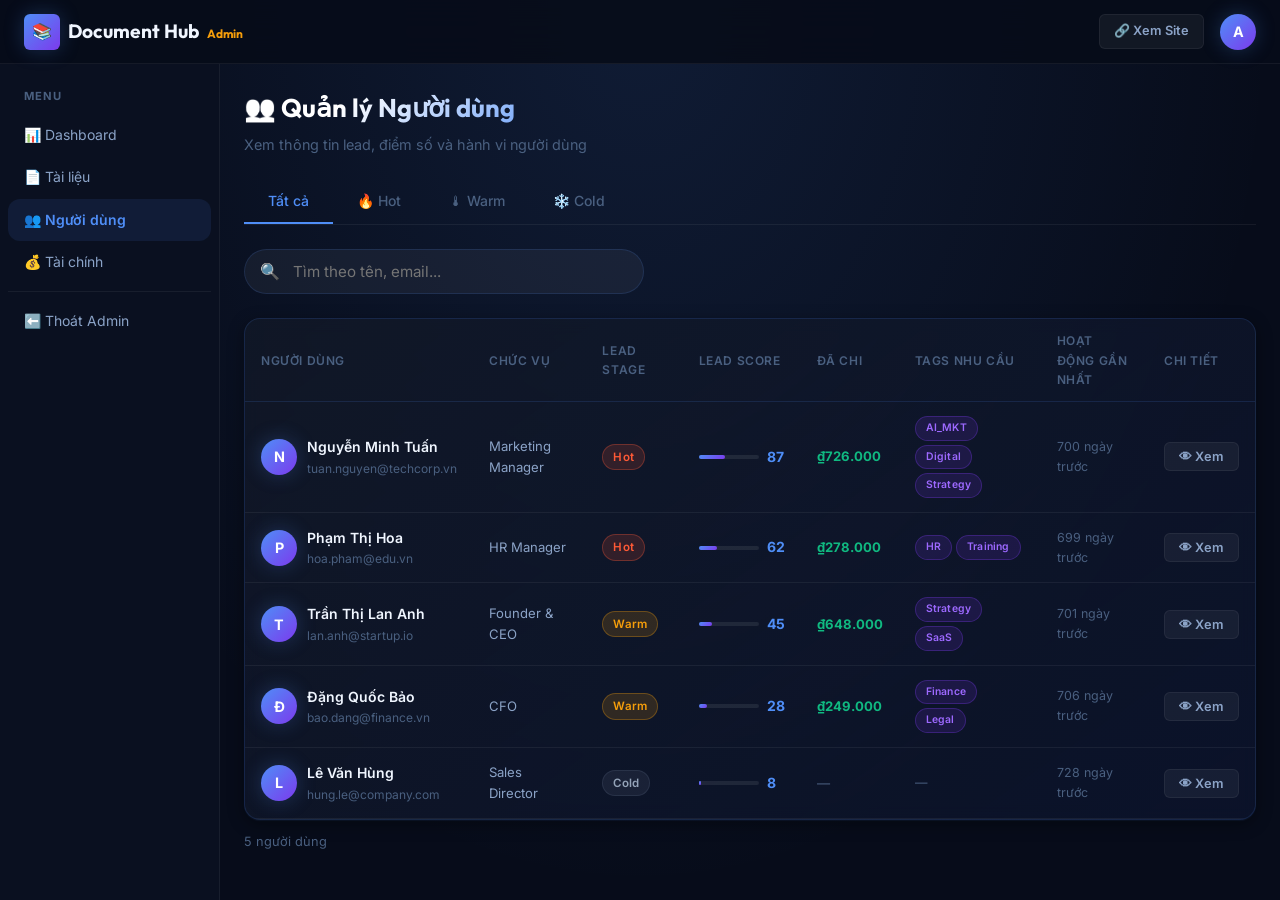
<file: admin/users.html>
<!DOCTYPE html>
<html lang="vi">

<head>
  <meta charset="UTF-8">
  <meta name="viewport" content="width=device-width,initial-scale=1">
  <title>Document Hub — Quản lý Người dùng</title>
  <link rel="stylesheet" href="../css/index.css">
</head>

<body>
  <header class="header">
    <a href="../index.html" class="logo">
      <div class="logo-icon">📚</div><span>Document Hub <span
          style="font-size:0.75rem;color:var(--color-warning);margin-left:4px">Admin</span></span>
    </a>
    <div class="header-spacer"></div>
    <div class="header-nav">
      <a href="../index.html" class="btn btn-ghost btn-sm" target="_blank">🔗 Xem Site</a>
      <div class="avatar avatar-sm" style="background:var(--grad-primary)">A</div>
    </div>
  </header>
  <div class="admin-layout">
    <nav class="admin-sidebar">
      <div class="admin-nav-label">Menu</div>
      <a href="index.html" class="admin-nav-item">📊 Dashboard</a>
      <a href="documents.html" class="admin-nav-item">📄 Tài liệu</a>
      <a href="users.html" class="admin-nav-item active">👥 Người dùng</a>
      <a href="finance.html" class="admin-nav-item">💰 Tài chính</a>
      <div class="admin-nav-divider"></div>
      <a href="../index.html" class="admin-nav-item">⬅️ Thoát Admin</a>
    </nav>
    <main class="admin-content">
      <div
        style="display:flex;justify-content:space-between;align-items:flex-start;margin-bottom:24px;flex-wrap:wrap;gap:12px">
        <div>
          <h1 class="page-title">👥 Quản lý Người dùng</h1>
          <p class="page-sub" style="margin:0">Xem thông tin lead, điểm số và hành vi người dùng</p>
        </div>
      </div>

      <!-- Stage Tabs -->
      <div class="tabs mb-lg" id="stageTabs">
        <div class="tab-item active" onclick="setStage('')">Tất cả</div>
        <div class="tab-item" onclick="setStage('Hot')">🔥 Hot</div>
        <div class="tab-item" onclick="setStage('Warm')">🌡 Warm</div>
        <div class="tab-item" onclick="setStage('Cold')">❄️ Cold</div>
      </div>

      <!-- Search -->
      <div class="search-wrapper mb-lg" style="max-width:400px">
        <span class="search-icon">🔍</span>
        <input class="search-input" id="userSearch" placeholder="Tìm theo tên, email..." oninput="renderTable()">
      </div>

      <!-- Table -->
      <div class="card" style="padding:0;overflow:hidden">
        <table class="data-table">
          <thead>
            <tr>
              <th>Người dùng</th>
              <th>Chức vụ</th>
              <th>Lead Stage</th>
              <th>Lead Score</th>
              <th>Đã chi</th>
              <th>Tags nhu cầu</th>
              <th>Hoạt động gần nhất</th>
              <th>Chi tiết</th>
            </tr>
          </thead>
          <tbody id="userTbody"></tbody>
        </table>
      </div>
      <p style="font-size:0.8rem;color:var(--text-muted);margin-top:12px" id="userCount"></p>

      <!-- User Detail Modal -->
      <div id="userModal" class="modal-overlay">
        <div class="modal" style="max-width:580px">
          <button class="modal-close" onclick="closeModal('userModal')">✕</button>
          <div id="userModalContent"></div>
        </div>
      </div>
    </main>
  </div>
  <div id="toastContainer" class="toast-container"></div>
  <script src="../js/data.js"></script>
  <script src="../js/auth.js"></script>
  <script src="../js/tracker.js"></script>
  <script src="../js/app.js"></script>
  <script>
    let activeStage = '';
    document.addEventListener('DOMContentLoaded', () => { initData(); renderTable(); });

    function setStage(s) {
      activeStage = s;
      document.querySelectorAll('.tab-item').forEach((t, i) => {
        t.classList.toggle('active', ['', 'Hot', 'Warm', 'Cold'][i] === s);
      });
      renderTable();
    }

    function renderTable() {
      const q = document.getElementById('userSearch').value.toLowerCase();
      let users = getAllUsers();
      if (activeStage) users = users.filter(u => u.lead_stage === activeStage);
      if (q) users = users.filter(u => u.name.toLowerCase().includes(q) || u.email.toLowerCase().includes(q));
      users = users.sort((a, b) => b.lead_score - a.lead_score);
      const orders = getAllOrders();

      const stCls = { Hot: 'badge-hot', Warm: 'badge-warm', Cold: 'badge-cold' };
      document.getElementById('userTbody').innerHTML = users.map(u => {
        const spent = orders.filter(o => o.user_id === u.user_id && o.status === 'PAID').reduce((s, o) => s + o.amount, 0);
        return `
    <tr>
      <td>
        <div style="display:flex;align-items:center;gap:10px">
          <div class="avatar avatar-sm">${u.name.charAt(0)}</div>
          <div>
            <div style="font-size:0.875rem;font-weight:600">${u.name}</div>
            <div style="font-size:0.75rem;color:var(--text-muted)">${u.email}</div>
          </div>
        </div>
      </td>
      <td style="font-size:0.82rem;color:var(--text-secondary)">${u.position || '—'}</td>
      <td><span class="badge ${stCls[u.lead_stage] || 'badge-muted'}">${u.lead_stage}</span></td>
      <td>
        <div style="display:flex;align-items:center;gap:8px">
          <div style="width:60px;background:rgba(255,255,255,0.08);border-radius:3px;height:4px"><div style="width:${Math.min(u.lead_score / 2, 100)}%;height:100%;border-radius:3px;background:var(--grad-primary)"></div></div>
          <strong style="color:var(--color-primary);font-size:0.875rem">${u.lead_score}</strong>
        </div>
      </td>
      <td style="font-size:0.82rem">${spent ? `<span style="color:#10b981;font-weight:700">${formatPrice(spent)}</span>` : '<span style="color:var(--text-muted)">—</span>'}</td>
      <td>
        <div style="display:flex;flex-wrap:wrap;gap:4px;max-width:200px">
          ${u.tags && u.tags.length ? u.tags.slice(0, 3).map(t => `<span class="badge badge-accent" style="font-size:0.65rem">${t.replace('Interest_', '')}</span>`).join('') + (u.tags.length > 3 ? `<span class="badge badge-muted" style="font-size:0.65rem">+${u.tags.length - 3}</span>` : '') : '<span style="color:var(--text-muted);font-size:0.78rem">—</span>'}
        </div>
      </td>
      <td style="font-size:0.78rem;color:var(--text-muted)">${timeAgo(u.last_active)}</td>
      <td><button class="btn btn-sm btn-ghost" onclick="showUserDetail('${u.user_id}')">&#x1F441; Xem</button></td>
    </tr>`;
      }).join('');
      document.getElementById('userCount').textContent = `${users.length} người dùng`;
    }

    function showUserDetail(userId) {
      const user = getUser(userId); if (!user) return;
      const events = getUserActivityHistory(userId).filter(e => e.event_type !== 'doc_heartbeat').slice(0, 6);
      const stageCls = { Hot: 'badge-hot', Warm: 'badge-warm', Cold: 'badge-cold' }[user.lead_stage] || 'badge-muted';
      const EVENT_ICONS = { doc_view_end: '📖', doc_download_success: '⬇️', doc_preview_start: '👀', doc_detail_view: '👁', doc_view_start: '📗' };

      document.getElementById('userModalContent').innerHTML = `
    <div style="display:flex;align-items:center;gap:16px;margin-bottom:20px">
      <div class="avatar" style="width:56px;height:56px;font-size:1.5rem">${user.name.charAt(0)}</div>
      <div>
        <div style="font-size:1.2rem;font-weight:700">${user.name}</div>
        <div style="font-size:0.85rem;color:var(--text-muted)">${user.email} · ${user.position || '—'}</div>
        <div style="margin-top:8px;display:flex;gap:8px">
          <span class="badge ${stageCls}">${user.lead_stage} Lead</span>
          <span class="badge badge-primary">${user.lead_score} điểm</span>
        </div>
      </div>
    </div>
    <div class="divider"></div>
    <div style="display:grid;grid-template-columns:1fr 1fr;gap:12px;margin-bottom:16px;font-size:0.82rem">
      <div style="background:rgba(255,255,255,0.04);padding:10px;border-radius:var(--radius-md)"><div style="color:var(--text-muted);font-size:0.75rem">Ngành</div><strong>${user.industry || '—'}</strong></div>
      <div style="background:rgba(255,255,255,0.04);padding:10px;border-radius:var(--radius-md)"><div style="color:var(--text-muted);font-size:0.75rem">Acct ID</div><strong>${user.customer_id}</strong></div>
      <div style="background:rgba(255,255,255,0.04);padding:10px;border-radius:var(--radius-md)"><div style="color:var(--text-muted);font-size:0.75rem">Nhận email</div><strong>${user.consent_email ? '✅ Có' : '❌ Không'}</strong></div>
      <div style="background:rgba(255,255,255,0.04);padding:10px;border-radius:var(--radius-md)"><div style="color:var(--text-muted);font-size:0.75rem">Tham gia</div><strong>${formatDate(user.created_at)}</strong></div>
    </div>
    ${user.tags && user.tags.length ? `<div class="mb-md"><div class="form-label mb-sm">Tags nhu cầu</div><div style="display:flex;flex-wrap:wrap;gap:6px">${user.tags.map(t => `<span class="badge badge-accent">${t}</span>`).join('')}</div></div>` : ''}
    <div class="form-label mb-sm">Hoạt động gần đây</div>
    <div class="timeline">
      ${events.length ? events.map(e => {
        const doc = getDocument(e.doc_id) || { title: 'Unknown' };
        const icon = EVENT_ICONS[e.event_type] || '📌';
        return `<div class="timeline-item">
          <div class="timeline-icon" style="background:rgba(255,255,255,0.06)">${icon}</div>
          <div class="timeline-body">
            <div style="font-size:0.82rem;font-weight:500">${e.event_type.replace(/doc_/, '').replace(/_/g, ' ').replace(/\b\w/g, c => c.toUpperCase())}</div>
            <div style="font-size:0.76rem;color:var(--text-muted)">${doc.title} · ${timeAgo(e.created_at)}</div>
          </div>
        </div>`;
      }).join('') : '<p style="color:var(--text-muted);font-size:0.85rem">Chưa có hoạt động nào</p>'}
    </div>
    <div class="form-label mb-sm mt-md">📦 Lịch sử mua hàng</div>
    <div>
      ${(() => {
          const uOrders = getUserOrders(user.user_id).filter(o => o.status === 'PAID');
          if (!uOrders.length) return '<p style="color:var(--text-muted);font-size:0.85rem">Chưa có đơn hàng nào</p>';
          return uOrders.map(o => {
            const doc = getDocument(o.doc_id) || { title: 'Unknown', file_type: 'PDF' };
            return `<div style="display:flex;align-items:center;gap:10px;padding:10px 0;border-bottom:1px solid var(--border-glass)">
            <span style="font-size:1.4rem">${FILE_ICONS[doc.file_type] || '📄'}</span>
            <div style="flex:1;min-width:0">
              <div style="font-size:0.8rem;font-weight:600;white-space:nowrap;overflow:hidden;text-overflow:ellipsis">${doc.title}</div>
              <div style="font-size:0.72rem;color:var(--text-muted)">${formatDate(o.created_at)} · ${o.payment_method}</div>
            </div>
            <strong style="color:#10b981;font-size:0.82rem;flex-shrink:0">${formatPrice(o.amount)}</strong>
          </div>`;
          }).join('');
        })()}
    </div>
    <button class="btn btn-ghost w-full mt-md" onclick="closeModal('userModal')">Đóng</button>
  `;
      openModal('userModal');
    }
  </script>
</body>

</html>
</file>
<file: css/index.css>
@import url('https://fonts.googleapis.com/css2?family=Inter:wght@300;400;500;600;700;800&family=Outfit:wght@400;500;600;700;800&display=swap');

/* ═══════════════════════════════════════
   DESIGN TOKENS
═══════════════════════════════════════ */
:root {
  /* Colors */
  --bg-primary:    #070c1a;
  --bg-secondary:  #0d1530;
  --bg-card:       #111827;
  --bg-card-hover: #162035;
  --bg-sidebar:    #0a1020;
  --bg-modal:      #0e1628;

  --border:        rgba(79, 142, 247, 0.15);
  --border-hover:  rgba(79, 142, 247, 0.4);
  --border-glass:  rgba(255,255,255,0.06);

  --color-primary:      #4F8EF7;
  --color-primary-dark: #3a71d8;
  --color-accent:       #7C3AED;
  --color-accent-light: #9d69ff;
  --color-success:      #10b981;
  --color-warning:      #f59e0b;
  --color-danger:       #ef4444;
  --color-hot:          #ff5a36;
  --color-warm:         #f59e0b;
  --color-cold:         #64748b;

  --text-primary:   #f0f6ff;
  --text-secondary: #8ba3c7;
  --text-muted:     #4a6080;

  /* Gradients */
  --grad-primary: linear-gradient(135deg, #4F8EF7 0%, #7C3AED 100%);
  --grad-card:    linear-gradient(145deg, rgba(17,24,39,0.9) 0%, rgba(13,21,48,0.7) 100%);
  --grad-glow:    radial-gradient(ellipse at top, rgba(79,142,247,0.12) 0%, transparent 70%);

  /* Spacing */
  --space-xs: 4px; --space-sm: 8px; --space-md: 16px;
  --space-lg: 24px; --space-xl: 32px; --space-2xl: 48px;

  /* Border Radius */
  --radius-sm: 6px; --radius-md: 12px; --radius-lg: 16px; --radius-xl: 24px;

  /* Shadows */
  --shadow-sm:   0 2px 8px rgba(0,0,0,0.4);
  --shadow-md:   0 4px 20px rgba(0,0,0,0.5);
  --shadow-lg:   0 8px 40px rgba(0,0,0,0.6);
  --shadow-glow: 0 0 20px rgba(79,142,247,0.25);
  --shadow-card: 0 1px 1px rgba(79,142,247,0.08), 0 4px 16px rgba(0,0,0,0.4);

  /* Transitions */
  --transition: 0.2s ease;
  --transition-slow: 0.4s ease;

  /* Sidebar width */
  --sidebar-width: 260px;
  --header-height: 64px;
}

/* ═══════════════════════════════════════
   RESET & BASE
═══════════════════════════════════════ */
*, *::before, *::after { box-sizing: border-box; margin: 0; padding: 0; }
html { scroll-behavior: smooth; }
body {
  font-family: 'Inter', sans-serif;
  background: var(--bg-primary);
  color: var(--text-primary);
  min-height: 100vh;
  line-height: 1.6;
  background-image: var(--grad-glow);
  background-attachment: fixed;
}
a { color: var(--color-primary); text-decoration: none; transition: color var(--transition); }
a:hover { color: var(--color-accent-light); }
img { max-width: 100%; display: block; }
button { cursor: pointer; font-family: 'Inter', sans-serif; }
input, textarea, select { font-family: 'Inter', sans-serif; }

/* ═══════════════════════════════════════
   SCROLLBAR
═══════════════════════════════════════ */
::-webkit-scrollbar { width: 6px; height: 6px; }
::-webkit-scrollbar-track { background: var(--bg-secondary); }
::-webkit-scrollbar-thumb { background: rgba(79,142,247,0.3); border-radius: 3px; }
::-webkit-scrollbar-thumb:hover { background: rgba(79,142,247,0.6); }

/* ═══════════════════════════════════════
   HEADER
═══════════════════════════════════════ */
.header {
  position: fixed; top: 0; left: 0; right: 0; z-index: 100;
  height: var(--header-height);
  background: rgba(7,12,26,0.92);
  backdrop-filter: blur(20px);
  border-bottom: 1px solid var(--border-glass);
  display: flex; align-items: center;
  padding: 0 var(--space-lg);
  gap: var(--space-lg);
}
.logo {
  display: flex; align-items: center; gap: var(--space-sm);
  font-family: 'Outfit', sans-serif;
  font-size: 1.2rem; font-weight: 700;
  color: var(--text-primary);
  white-space: nowrap;
}
.logo-icon {
  width: 36px; height: 36px; border-radius: var(--radius-sm);
  background: var(--grad-primary);
  display: flex; align-items: center; justify-content: center;
  font-size: 1rem;
  box-shadow: var(--shadow-glow);
}
.header-spacer { flex: 1; }
.header-nav { display: flex; align-items: center; gap: var(--space-md); }

/* ═══════════════════════════════════════
   LAYOUT
═══════════════════════════════════════ */
.app-layout {
  display: flex;
  padding-top: var(--header-height);
  min-height: 100vh;
}
.sidebar {
  width: var(--sidebar-width);
  flex-shrink: 0;
  background: var(--bg-sidebar);
  border-right: 1px solid var(--border-glass);
  padding: var(--space-lg) var(--space-md);
  position: fixed;
  top: var(--header-height);
  left: 0; bottom: 0;
  overflow-y: auto;
}
.main-content {
  flex: 1;
  margin-left: var(--sidebar-width);
  padding: var(--space-lg);
  max-width: 1400px;
}
.full-content { padding: var(--space-lg) var(--space-xl); max-width: 1400px; margin: 0 auto; }

/* ═══════════════════════════════════════
   BUTTONS
═══════════════════════════════════════ */
.btn {
  display: inline-flex; align-items: center; justify-content: center;
  gap: var(--space-sm);
  padding: 10px 20px; border-radius: var(--radius-md);
  font-size: 0.875rem; font-weight: 600;
  border: none; transition: all var(--transition);
  cursor: pointer; white-space: nowrap;
}
.btn:disabled { opacity: 0.5; cursor: not-allowed; }
.btn-primary {
  background: var(--grad-primary);
  color: #fff;
  box-shadow: 0 4px 15px rgba(79,142,247,0.3);
}
.btn-primary:hover:not(:disabled) {
  transform: translateY(-1px);
  box-shadow: 0 6px 25px rgba(79,142,247,0.45);
}
.btn-accent {
  background: linear-gradient(135deg, #7C3AED, #9d69ff);
  color: #fff;
  box-shadow: 0 4px 15px rgba(124,58,237,0.3);
}
.btn-accent:hover:not(:disabled) {
  transform: translateY(-1px);
  box-shadow: 0 6px 25px rgba(124,58,237,0.45);
}
.btn-outline {
  background: transparent;
  border: 1.5px solid var(--border-hover);
  color: var(--color-primary);
}
.btn-outline:hover:not(:disabled) {
  background: rgba(79,142,247,0.1);
  border-color: var(--color-primary);
}
.btn-ghost {
  background: rgba(255,255,255,0.05);
  color: var(--text-secondary);
  border: 1px solid var(--border-glass);
}
.btn-ghost:hover { background: rgba(255,255,255,0.1); color: var(--text-primary); }
.btn-danger { background: var(--color-danger); color: #fff; }
.btn-success { background: var(--color-success); color: #fff; }
.btn-sm { padding: 6px 14px; font-size: 0.8rem; border-radius: var(--radius-sm); }
.btn-lg { padding: 14px 28px; font-size: 1rem; border-radius: var(--radius-lg); }
.btn-icon { padding: 8px; border-radius: var(--radius-sm); }

/* ═══════════════════════════════════════
   CARDS
═══════════════════════════════════════ */
.card {
  background: var(--grad-card);
  border: 1px solid var(--border);
  border-radius: var(--radius-lg);
  padding: var(--space-lg);
  box-shadow: var(--shadow-card);
  transition: all var(--transition);
  backdrop-filter: blur(8px);
}
.card:hover { border-color: var(--border-hover); box-shadow: var(--shadow-glow), var(--shadow-md); transform: translateY(-2px); }

/* Document Card */
.doc-card {
  background: var(--grad-card);
  border: 1px solid var(--border);
  border-radius: var(--radius-lg);
  overflow: hidden;
  transition: all var(--transition);
  display: flex; flex-direction: column;
  cursor: pointer;
  box-shadow: var(--shadow-card);
}
.doc-card:hover { border-color: var(--border-hover); transform: translateY(-3px); box-shadow: var(--shadow-glow), var(--shadow-lg); }
.doc-card-thumb {
  height: 120px;
  background: linear-gradient(135deg, rgba(79,142,247,0.1), rgba(124,58,237,0.1));
  display: flex; align-items: center; justify-content: center;
  font-size: 2.5rem; position: relative;
  border-bottom: 1px solid var(--border-glass);
}
.doc-card-body { padding: var(--space-md); flex: 1; display: flex; flex-direction: column; gap: var(--space-sm); }
.doc-card-title { font-size: 0.95rem; font-weight: 600; line-height: 1.4; color: var(--text-primary); }
.doc-card-meta { display: flex; flex-wrap: wrap; gap: var(--space-xs); margin-top: auto; }
.doc-card-footer { padding: var(--space-sm) var(--space-md); border-top: 1px solid var(--border-glass); display: flex; gap: var(--space-sm); align-items: center; }
.doc-stats { display: flex; gap: var(--space-md); font-size: 0.78rem; color: var(--text-muted); }
.doc-stats span { display: flex; align-items: center; gap: 4px; }

/* ═══════════════════════════════════════
   BADGES
═══════════════════════════════════════ */
.badge {
  display: inline-flex; align-items: center; gap: 4px;
  padding: 3px 10px; border-radius: 999px;
  font-size: 0.72rem; font-weight: 600; letter-spacing: 0.02em;
  white-space: nowrap;
}
.badge-primary { background: rgba(79,142,247,0.15); color: #4F8EF7; border: 1px solid rgba(79,142,247,0.3); }
.badge-accent  { background: rgba(124,58,237,0.15); color: #9d69ff; border: 1px solid rgba(124,58,237,0.3); }
.badge-success { background: rgba(16,185,129,0.15); color: #10b981; border: 1px solid rgba(16,185,129,0.3); }
.badge-warning { background: rgba(245,158,11,0.15); color: #f59e0b; border: 1px solid rgba(245,158,11,0.3); }
.badge-danger  { background: rgba(239,68,68,0.15);  color: #ef4444; border: 1px solid rgba(239,68,68,0.3); }
.badge-muted   { background: rgba(100,116,139,0.15); color: #94a3b8; border: 1px solid rgba(100,116,139,0.2); }
.badge-hot     { background: rgba(255,90,54,0.15);  color: #ff5a36; border: 1px solid rgba(255,90,54,0.3); }
.badge-warm    { background: rgba(245,158,11,0.15); color: #f59e0b; border: 1px solid rgba(245,158,11,0.3); }
.badge-cold    { background: rgba(100,116,139,0.15); color: #94a3b8; border: 1px solid rgba(100,116,139,0.2); }

/* Access mode */
.access-download { background: rgba(16,185,129,0.15); color: #10b981; border: 1px solid rgba(16,185,129,0.3); }
.access-view     { background: rgba(79,142,247,0.15); color: #4F8EF7; border: 1px solid rgba(79,142,247,0.3); }
.access-demo     { background: rgba(245,158,11,0.15); color: #f59e0b; border: 1px solid rgba(245,158,11,0.3); }

/* ═══════════════════════════════════════
   FORM ELEMENTS
═══════════════════════════════════════ */
.form-group { display: flex; flex-direction: column; gap: var(--space-xs); }
.form-label { font-size: 0.85rem; font-weight: 500; color: var(--text-secondary); }
.form-input, .form-select, .form-textarea {
  background: rgba(255,255,255,0.04);
  border: 1.5px solid var(--border);
  border-radius: var(--radius-md);
  padding: 10px 14px;
  color: var(--text-primary);
  font-size: 0.9rem;
  transition: all var(--transition);
  width: 100%;
  outline: none;
}
.form-input:focus, .form-select:focus, .form-textarea:focus {
  border-color: var(--color-primary);
  background: rgba(79,142,247,0.06);
  box-shadow: 0 0 0 3px rgba(79,142,247,0.12);
}
.form-input::placeholder { color: var(--text-muted); }
.form-select { appearance: none; cursor: pointer; }
.form-textarea { resize: vertical; min-height: 100px; }
.form-row { display: grid; grid-template-columns: 1fr 1fr; gap: var(--space-md); }
@media (max-width: 640px) { .form-row { grid-template-columns: 1fr; } }

/* Search bar */
.search-wrapper {
  position: relative; flex: 1; max-width: 600px;
}
.search-input {
  width: 100%;
  background: rgba(255,255,255,0.05);
  border: 1.5px solid var(--border);
  border-radius: var(--radius-xl);
  padding: 12px 48px 12px 48px;
  color: var(--text-primary);
  font-size: 0.95rem;
  transition: all var(--transition);
  outline: none;
}
.search-input:focus { border-color: var(--color-primary); background: rgba(79,142,247,0.06); box-shadow: var(--shadow-glow); }
.search-icon { position: absolute; left: 16px; top: 50%; transform: translateY(-50%); color: var(--text-muted); font-size: 1rem; pointer-events: none; }
.search-clear { position: absolute; right: 16px; top: 50%; transform: translateY(-50%); color: var(--text-muted); cursor: pointer; display: none; }
.search-clear.visible { display: block; }

/* Toggle / Checkbox */
.toggle { position: relative; width: 44px; height: 24px; cursor: pointer; }
.toggle input { opacity: 0; width: 0; height: 0; }
.toggle-slider {
  position: absolute; inset: 0;
  background: rgba(255,255,255,0.1);
  border-radius: 12px; transition: all var(--transition);
}
.toggle-slider::before {
  content: ''; position: absolute;
  width: 18px; height: 18px;
  left: 3px; top: 3px;
  background: var(--text-secondary);
  border-radius: 50%; transition: all var(--transition);
}
.toggle input:checked + .toggle-slider { background: var(--grad-primary); }
.toggle input:checked + .toggle-slider::before { transform: translateX(20px); background: #fff; }

/* ═══════════════════════════════════════
   SIDEBAR FILTER
═══════════════════════════════════════ */
.filter-section { margin-bottom: var(--space-lg); }
.filter-title {
  font-size: 0.78rem; font-weight: 700; letter-spacing: 0.08em;
  text-transform: uppercase; color: var(--text-muted);
  margin-bottom: var(--space-sm);
  display: flex; align-items: center; justify-content: space-between;
  cursor: pointer; padding: var(--space-xs) 0;
}
.filter-title::after { content: '▾'; transition: transform var(--transition); }
.filter-title.collapsed::after { transform: rotate(-90deg); }
.filter-options { display: flex; flex-direction: column; gap: 4px; }
.filter-option {
  display: flex; align-items: center; gap: var(--space-sm);
  padding: 6px 10px; border-radius: var(--radius-sm);
  cursor: pointer; font-size: 0.875rem; color: var(--text-secondary);
  transition: all var(--transition);
}
.filter-option:hover, .filter-option.active {
  background: rgba(79,142,247,0.1);
  color: var(--color-primary);
}
.filter-option input[type="checkbox"] { accent-color: var(--color-primary); width: 14px; height: 14px; }
.filter-count { margin-left: auto; font-size: 0.72rem; color: var(--text-muted); background: rgba(255,255,255,0.06); padding: 1px 6px; border-radius: 99px; }

/* ═══════════════════════════════════════
   DOCUMENT GRID
═══════════════════════════════════════ */
.doc-grid {
  display: grid;
  grid-template-columns: repeat(auto-fill, minmax(280px, 1fr));
  gap: var(--space-lg);
}
.doc-grid-header {
  display: flex; align-items: center; justify-content: space-between;
  margin-bottom: var(--space-md);
}
.doc-count { font-size: 0.875rem; color: var(--text-muted); }

/* ═══════════════════════════════════════
   MODAL
═══════════════════════════════════════ */
.modal-overlay {
  position: fixed; inset: 0; z-index: 1000;
  background: rgba(0,0,0,0.7);
  backdrop-filter: blur(8px);
  display: flex; align-items: center; justify-content: center;
  padding: var(--space-md);
  opacity: 0; pointer-events: none;
  transition: opacity var(--transition-slow);
}
.modal-overlay.active { opacity: 1; pointer-events: all; }
.modal {
  background: var(--bg-modal);
  border: 1px solid var(--border);
  border-radius: var(--radius-xl);
  padding: var(--space-xl);
  width: 100%; max-width: 480px;
  box-shadow: var(--shadow-lg);
  transform: scale(0.95) translateY(20px);
  transition: transform var(--transition-slow);
  position: relative;
}
.modal-overlay.active .modal { transform: scale(1) translateY(0); }
.modal-close {
  position: absolute; top: var(--space-md); right: var(--space-md);
  width: 32px; height: 32px; border-radius: 50%;
  background: rgba(255,255,255,0.08); border: none;
  color: var(--text-secondary); font-size: 1rem; cursor: pointer;
  display: flex; align-items: center; justify-content: center;
  transition: all var(--transition);
}
.modal-close:hover { background: rgba(239,68,68,0.2); color: var(--color-danger); }
.modal-title { font-size: 1.25rem; font-weight: 700; font-family: 'Outfit', sans-serif; margin-bottom: var(--space-sm); }
.modal-sub { font-size: 0.875rem; color: var(--text-secondary); margin-bottom: var(--space-lg); }

/* OTP Input */
.otp-input-group { display: flex; gap: var(--space-sm); justify-content: center; margin: var(--space-lg) 0; }
.otp-input {
  width: 52px; height: 58px; text-align: center;
  font-size: 1.5rem; font-weight: 700;
  background: rgba(255,255,255,0.05);
  border: 2px solid var(--border);
  border-radius: var(--radius-md);
  color: var(--text-primary);
  outline: none; transition: all var(--transition);
}
.otp-input:focus { border-color: var(--color-primary); box-shadow: 0 0 0 3px rgba(79,142,247,0.2); }
.otp-input.filled { border-color: var(--color-primary); background: rgba(79,142,247,0.08); }

/* ═══════════════════════════════════════
   TOAST NOTIFICATIONS
═══════════════════════════════════════ */
.toast-container { position: fixed; bottom: 24px; right: 24px; z-index: 9999; display: flex; flex-direction: column; gap: var(--space-sm); }
.toast {
  background: var(--bg-card);
  border: 1px solid var(--border);
  border-radius: var(--radius-md);
  padding: 14px 18px 14px 16px;
  display: flex; align-items: flex-start; gap: var(--space-sm);
  min-width: 280px; max-width: 380px;
  box-shadow: var(--shadow-lg);
  animation: slideIn 0.3s ease forwards;
}
.toast.success { border-left: 3px solid var(--color-success); }
.toast.error   { border-left: 3px solid var(--color-danger); }
.toast.info    { border-left: 3px solid var(--color-primary); }
.toast.warning { border-left: 3px solid var(--color-warning); }
.toast-icon { font-size: 1rem; flex-shrink: 0; }
.toast-title { font-size: 0.875rem; font-weight: 600; }
.toast-msg { font-size: 0.8rem; color: var(--text-secondary); margin-top: 2px; }
@keyframes slideIn { from { opacity: 0; transform: translateX(20px); } to { opacity: 1; transform: translateX(0); } }
@keyframes slideOut { from { opacity: 1; transform: translateX(0); } to { opacity: 0; transform: translateX(20px); } }

/* ═══════════════════════════════════════
   VIEWER
═══════════════════════════════════════ */
.viewer-wrapper {
  background: var(--bg-secondary);
  border-radius: var(--radius-lg);
  overflow: hidden;
  border: 1px solid var(--border);
}
.viewer-toolbar {
  background: var(--bg-card);
  border-bottom: 1px solid var(--border-glass);
  padding: 10px var(--space-md);
  display: flex; align-items: center; gap: var(--space-sm);
}
.doc-pages { display: flex; flex-direction: column; gap: var(--space-md); padding: var(--space-lg); }
.doc-page {
  background: #fff; color: #111;
  border-radius: var(--radius-sm);
  padding: var(--space-2xl);
  min-height: 400px;
  box-shadow: var(--shadow-md);
  position: relative;
  line-height: 1.8;
}
.doc-page.blurred { filter: blur(8px); pointer-events: none; user-select: none; }
.paywall-overlay {
  position: absolute; inset: 0;
  background: linear-gradient(to bottom, transparent 0%, rgba(7,12,26,0.95) 60%, var(--bg-primary) 100%);
  display: flex; align-items: flex-end; justify-content: center;
  padding-bottom: var(--space-2xl);
}
.paywall-card {
  background: var(--bg-card); border: 1px solid var(--border);
  border-radius: var(--radius-xl); padding: var(--space-xl) var(--space-2xl);
  text-align: center; max-width: 420px;
  box-shadow: var(--shadow-lg);
}

/* ═══════════════════════════════════════
   ADMIN LAYOUT
═══════════════════════════════════════ */
.admin-layout { display: flex; min-height: 100vh; padding-top: var(--header-height); }
.admin-sidebar {
  width: 220px; flex-shrink: 0;
  background: var(--bg-sidebar);
  border-right: 1px solid var(--border-glass);
  padding: var(--space-md) var(--space-sm);
  position: fixed; top: var(--header-height); left: 0; bottom: 0;
  overflow-y: auto;
}
.admin-content { margin-left: 220px; flex: 1; padding: var(--space-lg); }
.admin-nav { display: flex; flex-direction: column; gap: 4px; }
.admin-nav-item {
  display: flex; align-items: center; gap: var(--space-sm);
  padding: 10px var(--space-md); border-radius: var(--radius-md);
  font-size: 0.875rem; color: var(--text-secondary);
  cursor: pointer; transition: all var(--transition);
  text-decoration: none;
}
.admin-nav-item:hover, .admin-nav-item.active {
  background: rgba(79,142,247,0.1); color: var(--color-primary);
}
.admin-nav-item.active { font-weight: 600; }
.admin-nav-divider { height: 1px; background: var(--border-glass); margin: var(--space-sm) 0; }
.admin-nav-label { font-size: 0.7rem; font-weight: 700; letter-spacing: 0.1em; text-transform: uppercase; color: var(--text-muted); padding: var(--space-sm) var(--space-md); }

/* KPI Cards */
.kpi-grid { display: grid; grid-template-columns: repeat(auto-fill, minmax(200px, 1fr)); gap: var(--space-md); }
.kpi-card {
  background: var(--grad-card); border: 1px solid var(--border);
  border-radius: var(--radius-lg); padding: var(--space-lg);
  display: flex; flex-direction: column; gap: var(--space-sm);
  transition: all var(--transition);
}
.kpi-card:hover { transform: translateY(-2px); box-shadow: var(--shadow-glow); }
.kpi-icon { width: 40px; height: 40px; border-radius: var(--radius-md); display: flex; align-items: center; justify-content: center; font-size: 1.1rem; }
.kpi-value { font-size: 2rem; font-weight: 800; font-family: 'Outfit', sans-serif; }
.kpi-label { font-size: 0.8rem; color: var(--text-muted); }
.kpi-trend { font-size: 0.78rem; display: flex; align-items: center; gap: 4px; }
.kpi-trend.up { color: var(--color-success); }
.kpi-trend.down { color: var(--color-danger); }

/* Table */
.data-table { width: 100%; border-collapse: collapse; }
.data-table th {
  text-align: left; padding: 12px var(--space-md);
  font-size: 0.75rem; font-weight: 600; letter-spacing: 0.05em;
  text-transform: uppercase; color: var(--text-muted);
  border-bottom: 1px solid var(--border);
}
.data-table td {
  padding: 14px var(--space-md); font-size: 0.875rem;
  border-bottom: 1px solid var(--border-glass);
  vertical-align: middle;
}
.data-table tr:hover td { background: rgba(79,142,247,0.04); }
.data-table .actions { display: flex; gap: var(--space-xs); }

/* ═══════════════════════════════════════
   STATS MINI BAR
═══════════════════════════════════════ */
.mini-bar-container { display: flex; flex-direction: column; gap: 10px; }
.mini-bar-item { display: flex; flex-direction: column; gap: 4px; }
.mini-bar-header { display: flex; justify-content: space-between; font-size: 0.8rem; }
.mini-bar-track { height: 6px; background: rgba(255,255,255,0.08); border-radius: 3px; overflow: hidden; }
.mini-bar-fill { height: 100%; border-radius: 3px; background: var(--grad-primary); transition: width 1s ease; }

/* Donut Chart CSS */
.donut-chart-wrapper { display: flex; align-items: center; gap: var(--space-lg); flex-wrap: wrap; }
.donut-legend { display: flex; flex-direction: column; gap: var(--space-sm); }
.legend-item { display: flex; align-items: center; gap: var(--space-sm); font-size: 0.85rem; }
.legend-dot { width: 10px; height: 10px; border-radius: 50%; flex-shrink: 0; }

/* ═══════════════════════════════════════
   PROFILE & ACTIVITY
═══════════════════════════════════════ */
.profile-header {
  display: flex; align-items: center; gap: var(--space-lg);
  padding: var(--space-xl); background: var(--grad-card);
  border: 1px solid var(--border); border-radius: var(--radius-xl);
  margin-bottom: var(--space-lg);
}
.avatar {
  width: 72px; height: 72px; border-radius: 50%;
  background: var(--grad-primary);
  display: flex; align-items: center; justify-content: center;
  font-size: 1.8rem; font-weight: 700; color: #fff;
  flex-shrink: 0; box-shadow: var(--shadow-glow);
}
.avatar-sm { width: 36px; height: 36px; font-size: 0.9rem; }
.avatar-xs { width: 28px; height: 28px; font-size: 0.7rem; }
.score-bar { height: 8px; background: rgba(255,255,255,0.1); border-radius: 4px; overflow: hidden; margin-top: 6px; }
.score-fill { height: 100%; border-radius: 4px; background: var(--grad-primary); transition: width 1s ease; }

.timeline { display: flex; flex-direction: column; gap: 0; }
.timeline-item {
  display: flex; gap: var(--space-md);
  padding: var(--space-md) 0;
  border-bottom: 1px solid var(--border-glass);
  position: relative;
}
.timeline-item:last-child { border-bottom: none; }
.timeline-icon {
  width: 36px; height: 36px; border-radius: 50%; flex-shrink: 0;
  display: flex; align-items: center; justify-content: center;
  font-size: 0.9rem;
}
.timeline-body { flex: 1; }
.timeline-time { font-size: 0.75rem; color: var(--text-muted); }

/* ═══════════════════════════════════════
   BREADCRUMB
═══════════════════════════════════════ */
.breadcrumb { display: flex; align-items: center; gap: var(--space-sm); font-size: 0.85rem; color: var(--text-muted); margin-bottom: var(--space-lg); flex-wrap: wrap; }
.breadcrumb a { color: var(--text-muted); transition: color var(--transition); }
.breadcrumb a:hover { color: var(--color-primary); }
.breadcrumb-sep { color: var(--text-muted); opacity: 0.4; }
.breadcrumb .current { color: var(--text-secondary); }

/* ═══════════════════════════════════════
   EMPTY STATE
═══════════════════════════════════════ */
.empty-state {
  text-align: center; padding: var(--space-2xl) var(--space-lg);
  color: var(--text-muted);
}
.empty-state .empty-icon { font-size: 3rem; margin-bottom: var(--space-md); }
.empty-state h3 { font-size: 1.1rem; color: var(--text-secondary); margin-bottom: var(--space-sm); }

/* ═══════════════════════════════════════
   LOADING SPINNER
═══════════════════════════════════════ */
.spinner {
  width: 20px; height: 20px;
  border: 2px solid rgba(79,142,247,0.2);
  border-top-color: var(--color-primary);
  border-radius: 50%;
  animation: spin 0.7s linear infinite;
  display: inline-block;
}
@keyframes spin { to { transform: rotate(360deg); } }

/* ═══════════════════════════════════════
   PAGE TITLES
═══════════════════════════════════════ */
.page-title {
  font-family: 'Outfit', sans-serif;
  font-size: 1.6rem; font-weight: 700;
  margin-bottom: var(--space-xs);
  background: linear-gradient(135deg, #fff 30%, var(--color-primary));
  -webkit-background-clip: text; -webkit-text-fill-color: transparent;
}
.page-sub { font-size: 0.9rem; color: var(--text-muted); margin-bottom: var(--space-xl); }
.section-title { font-size: 1rem; font-weight: 700; color: var(--text-primary); margin-bottom: var(--space-md); }

/* ═══════════════════════════════════════
   TABS
═══════════════════════════════════════ */
.tabs { display: flex; gap: 0; border-bottom: 1px solid var(--border-glass); margin-bottom: var(--space-lg); }
.tab-item {
  padding: 10px var(--space-lg); cursor: pointer;
  font-size: 0.875rem; font-weight: 500;
  color: var(--text-muted); border-bottom: 2px solid transparent;
  transition: all var(--transition); white-space: nowrap;
}
.tab-item:hover { color: var(--text-secondary); }
.tab-item.active { color: var(--color-primary); border-bottom-color: var(--color-primary); }

/* ═══════════════════════════════════════
   ANIMATIONS
═══════════════════════════════════════ */
@keyframes fadeIn { from { opacity: 0; transform: translateY(12px); } to { opacity: 1; transform: translateY(0); } }
@keyframes pulse { 0%,100% { opacity: 1; } 50% { opacity: 0.5; } }
.animate-in { animation: fadeIn 0.4s ease forwards; }
.pulse { animation: pulse 2s ease-in-out infinite; }

/* Live dot */
.live-dot {
  width: 8px; height: 8px; border-radius: 50%;
  background: var(--color-success);
  animation: pulse 2s ease-in-out infinite;
  display: inline-block;
}

/* ═══════════════════════════════════════
   UTILITIES
═══════════════════════════════════════ */
.flex         { display: flex; }
.flex-col     { display: flex; flex-direction: column; }
.items-center { align-items: center; }
.justify-between { justify-content: space-between; }
.gap-sm { gap: var(--space-sm); }
.gap-md { gap: var(--space-md); }
.gap-lg { gap: var(--space-lg); }
.mb-sm { margin-bottom: var(--space-sm); }
.mb-md { margin-bottom: var(--space-md); }
.mb-lg { margin-bottom: var(--space-lg); }
.mb-xl { margin-bottom: var(--space-xl); }
.mt-md { margin-top: var(--space-md); }
.mt-lg { margin-top: var(--space-lg); }
.text-muted   { color: var(--text-muted); }
.text-sm      { font-size: 0.85rem; }
.text-xs      { font-size: 0.78rem; }
.text-center  { text-align: center; }
.font-bold    { font-weight: 700; }
.w-full       { width: 100%; }
.hidden       { display: none !important; }
.divider      { height: 1px; background: var(--border-glass); margin: var(--space-md) 0; }

/* ═══════════════════════════════════════
   RESPONSIVE
═══════════════════════════════════════ */
@media (max-width: 1024px) {
  .sidebar { display: none; }
  .main-content { margin-left: 0; }
}
@media (max-width: 768px) {
  .header { padding: 0 var(--space-md); }
  .admin-sidebar { display: none; }
  .admin-content { margin-left: 0; }
  .kpi-grid { grid-template-columns: repeat(2, 1fr); }
  .doc-grid { grid-template-columns: 1fr; }
  .form-row { grid-template-columns: 1fr; }
  .profile-header { flex-direction: column; text-align: center; }
}
@media (max-width: 480px) {
  .kpi-grid { grid-template-columns: 1fr; }
  .otp-input { width: 42px; height: 48px; font-size: 1.2rem; }
}
</file>
